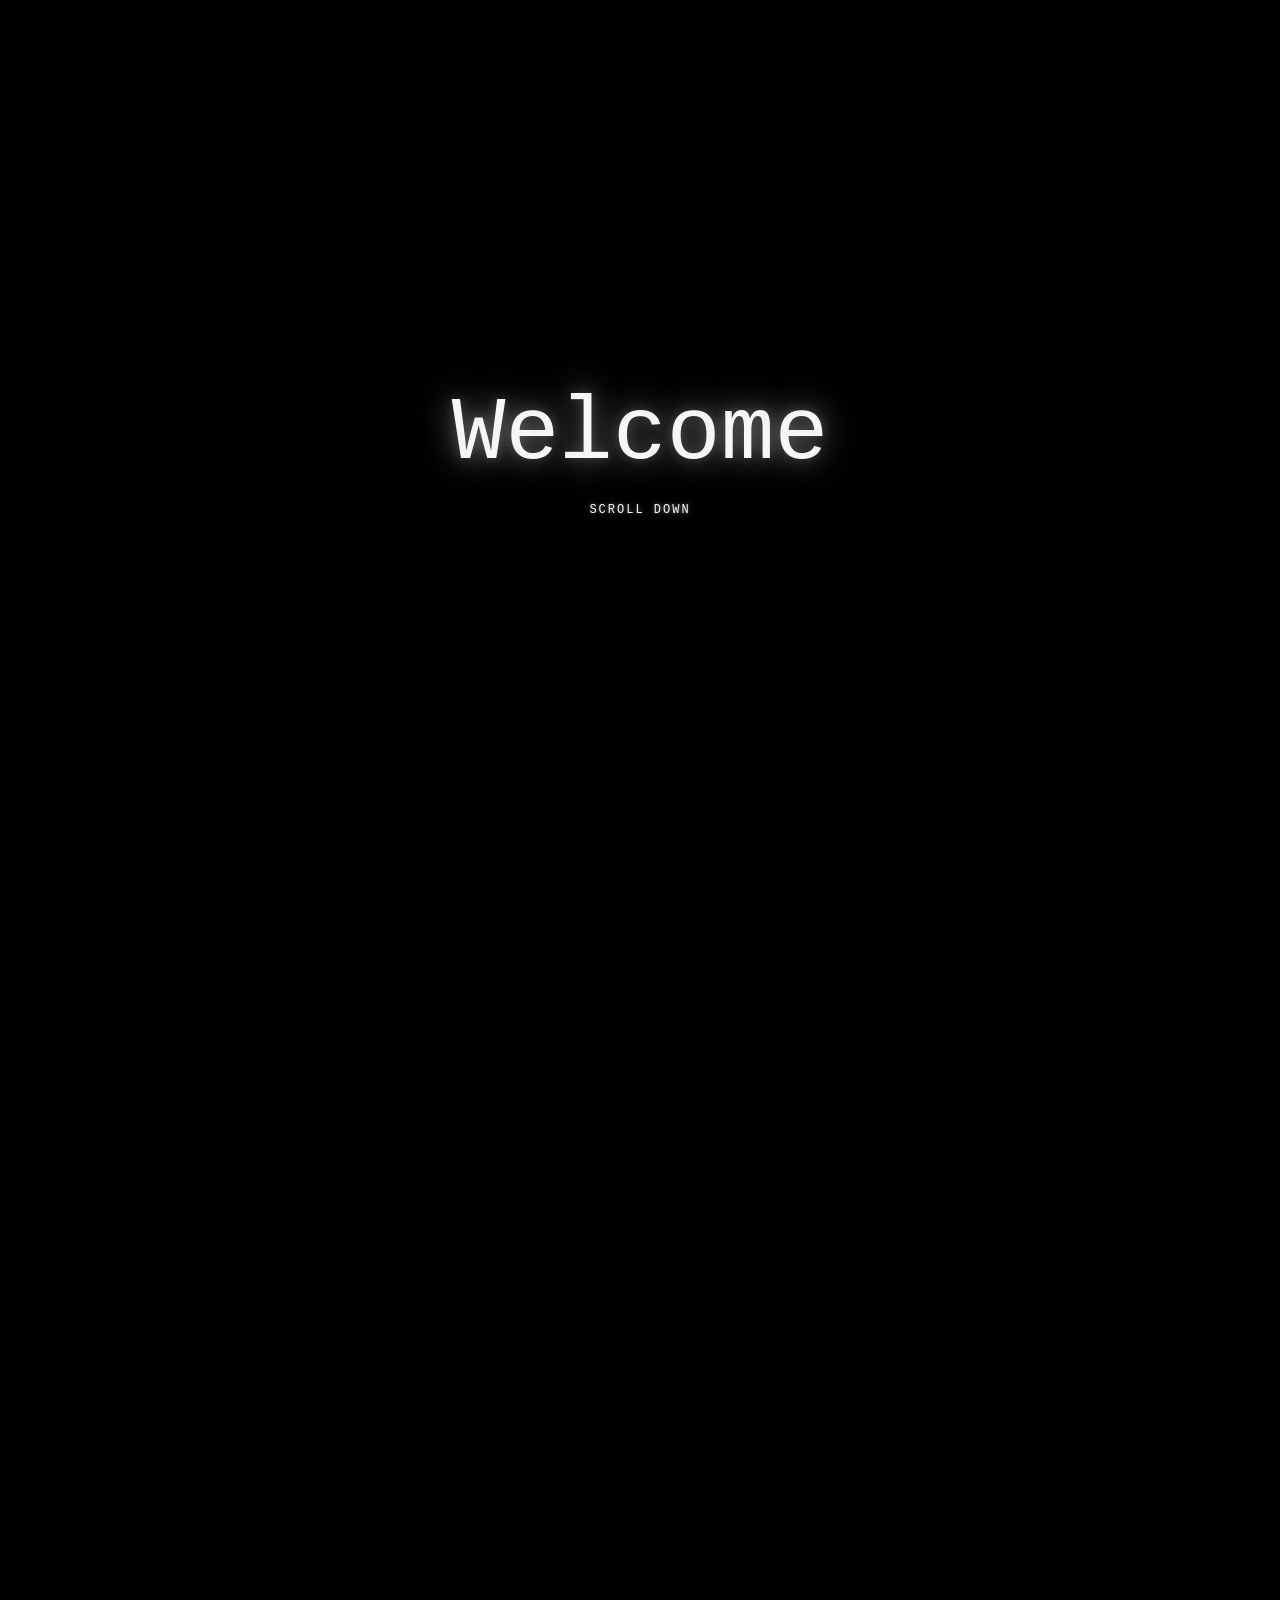
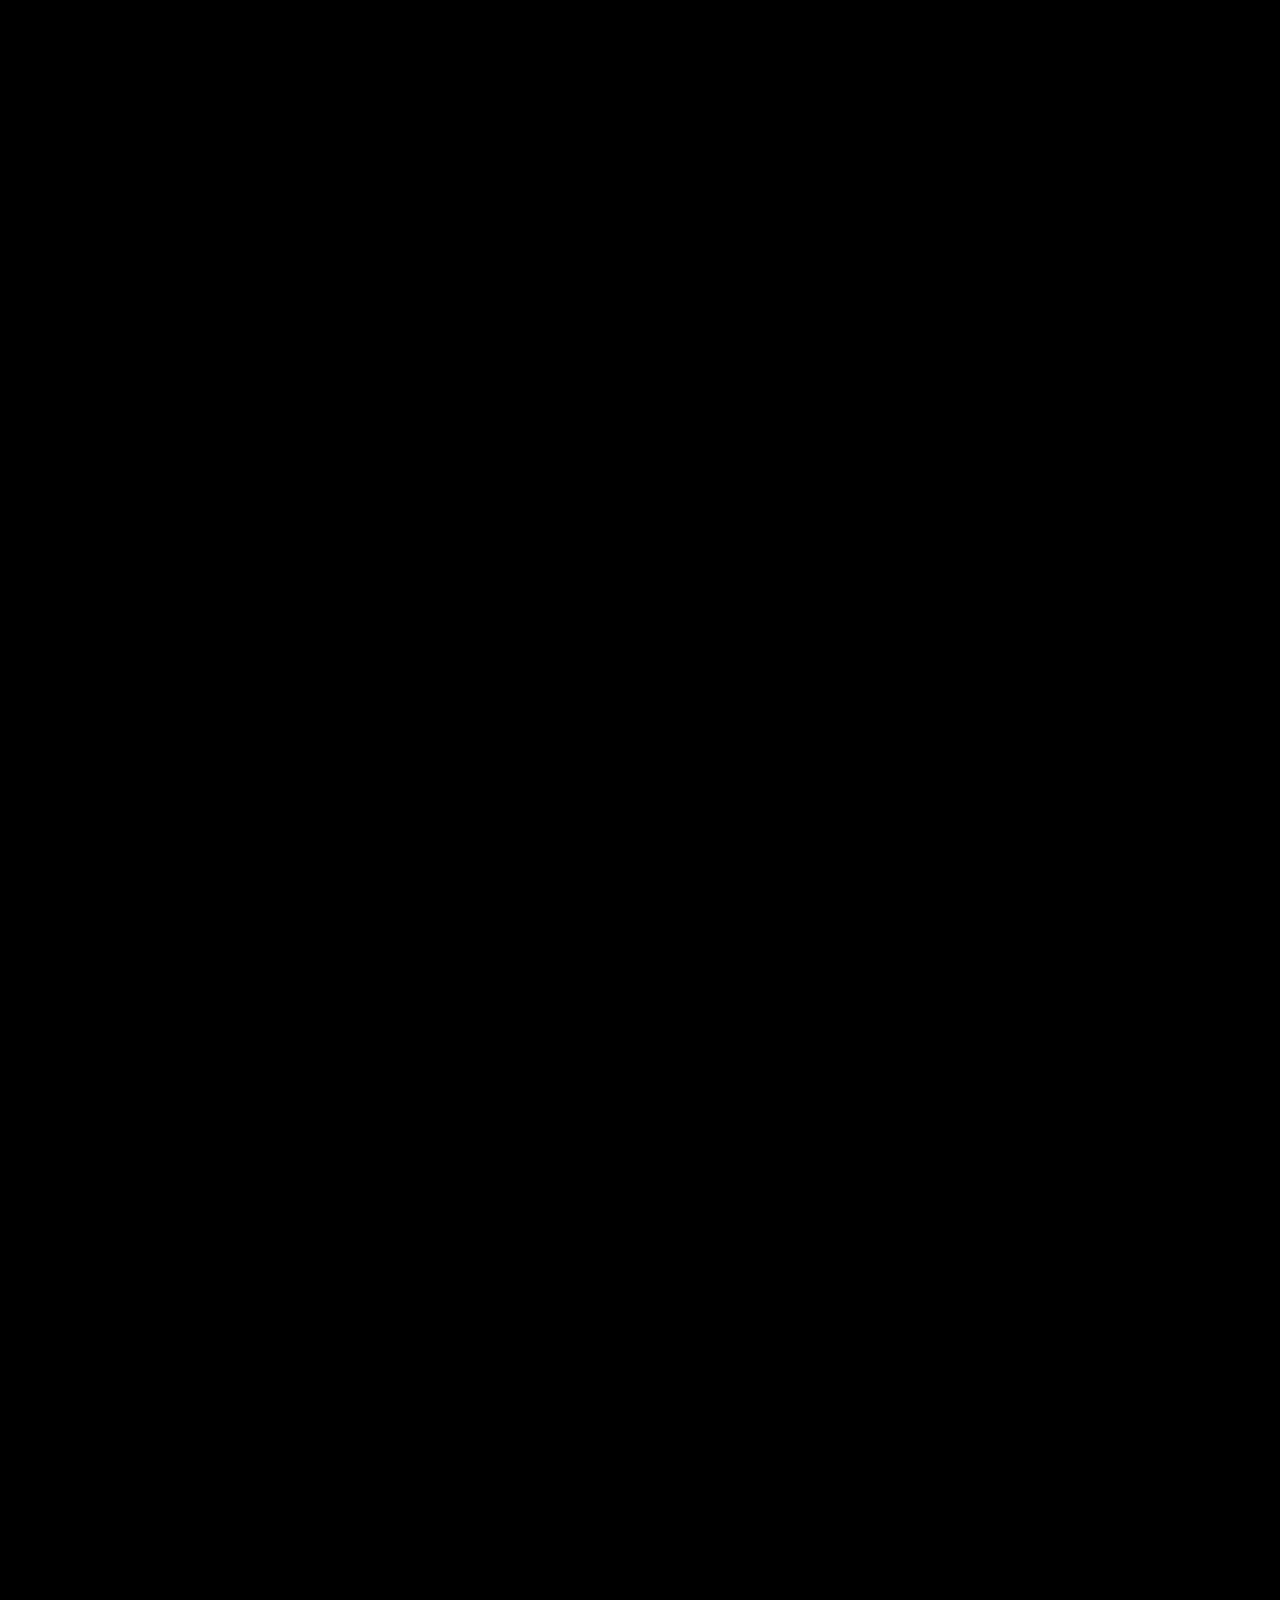
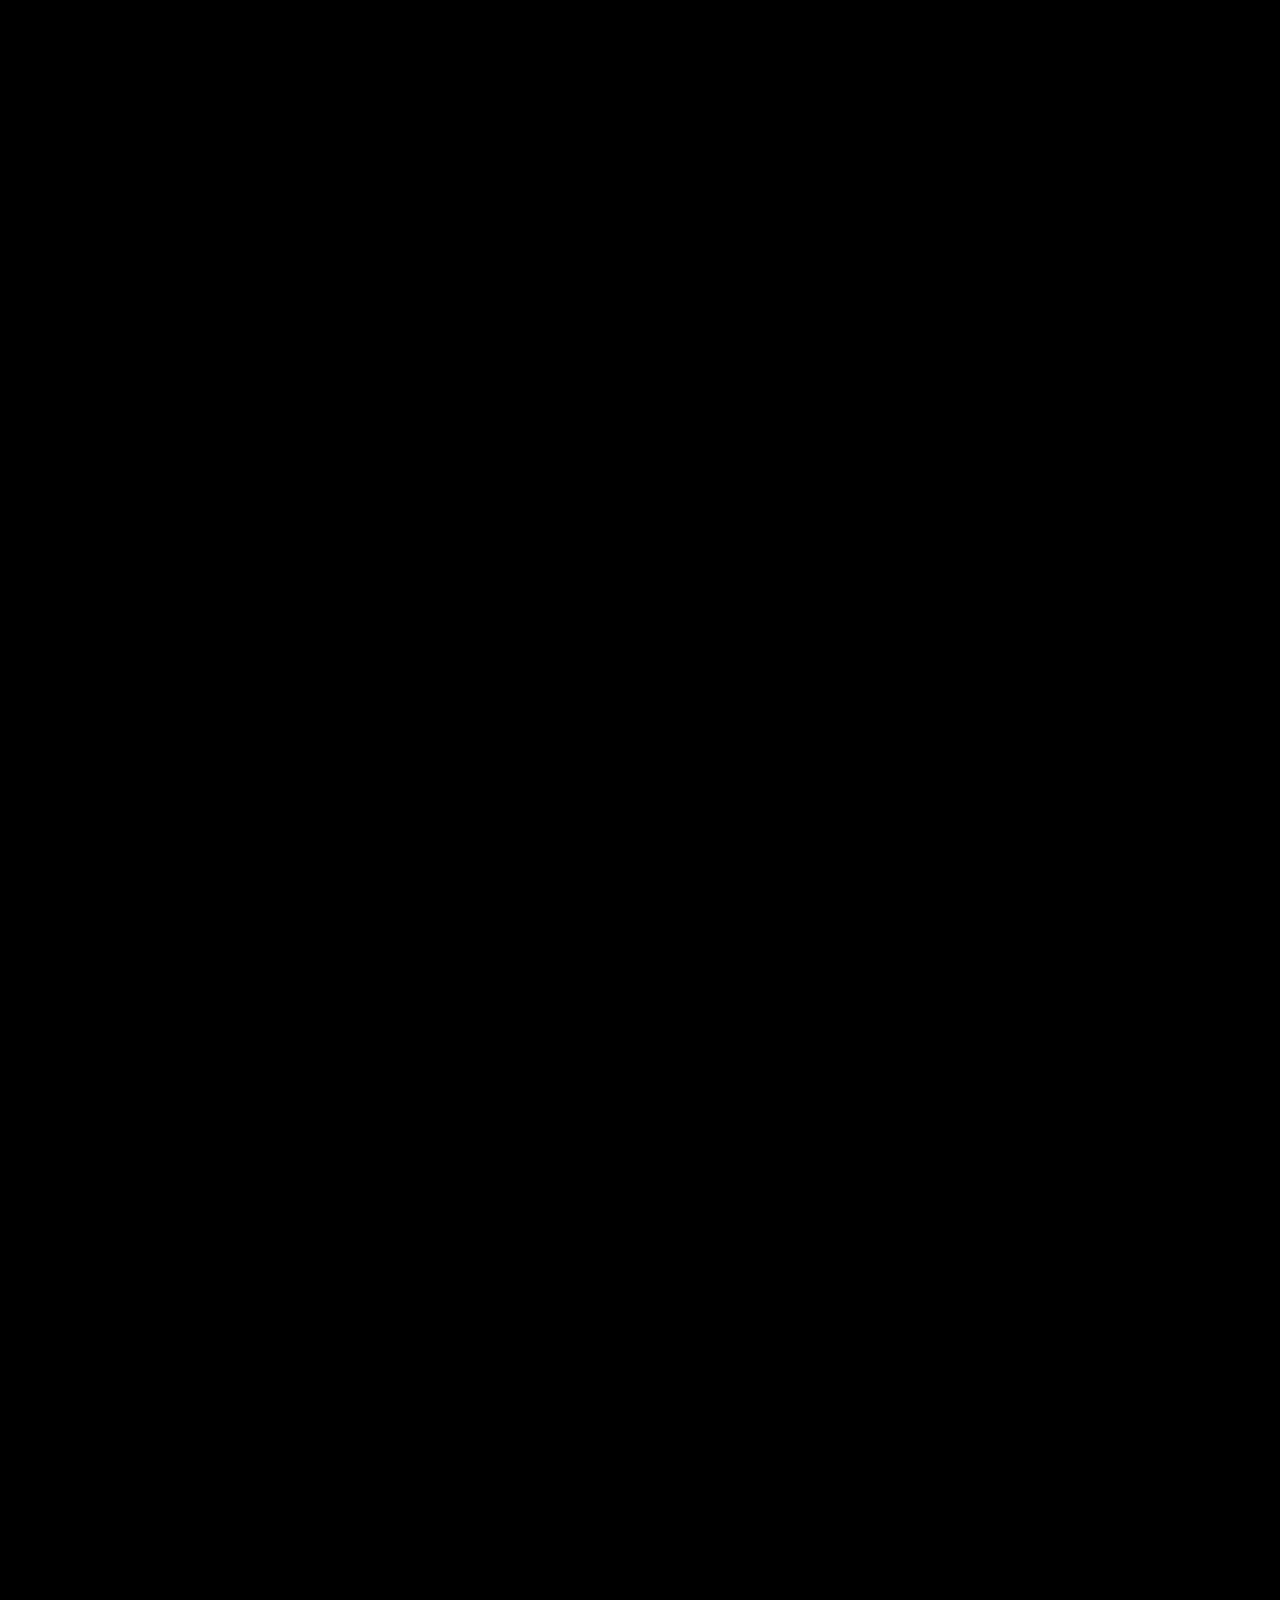
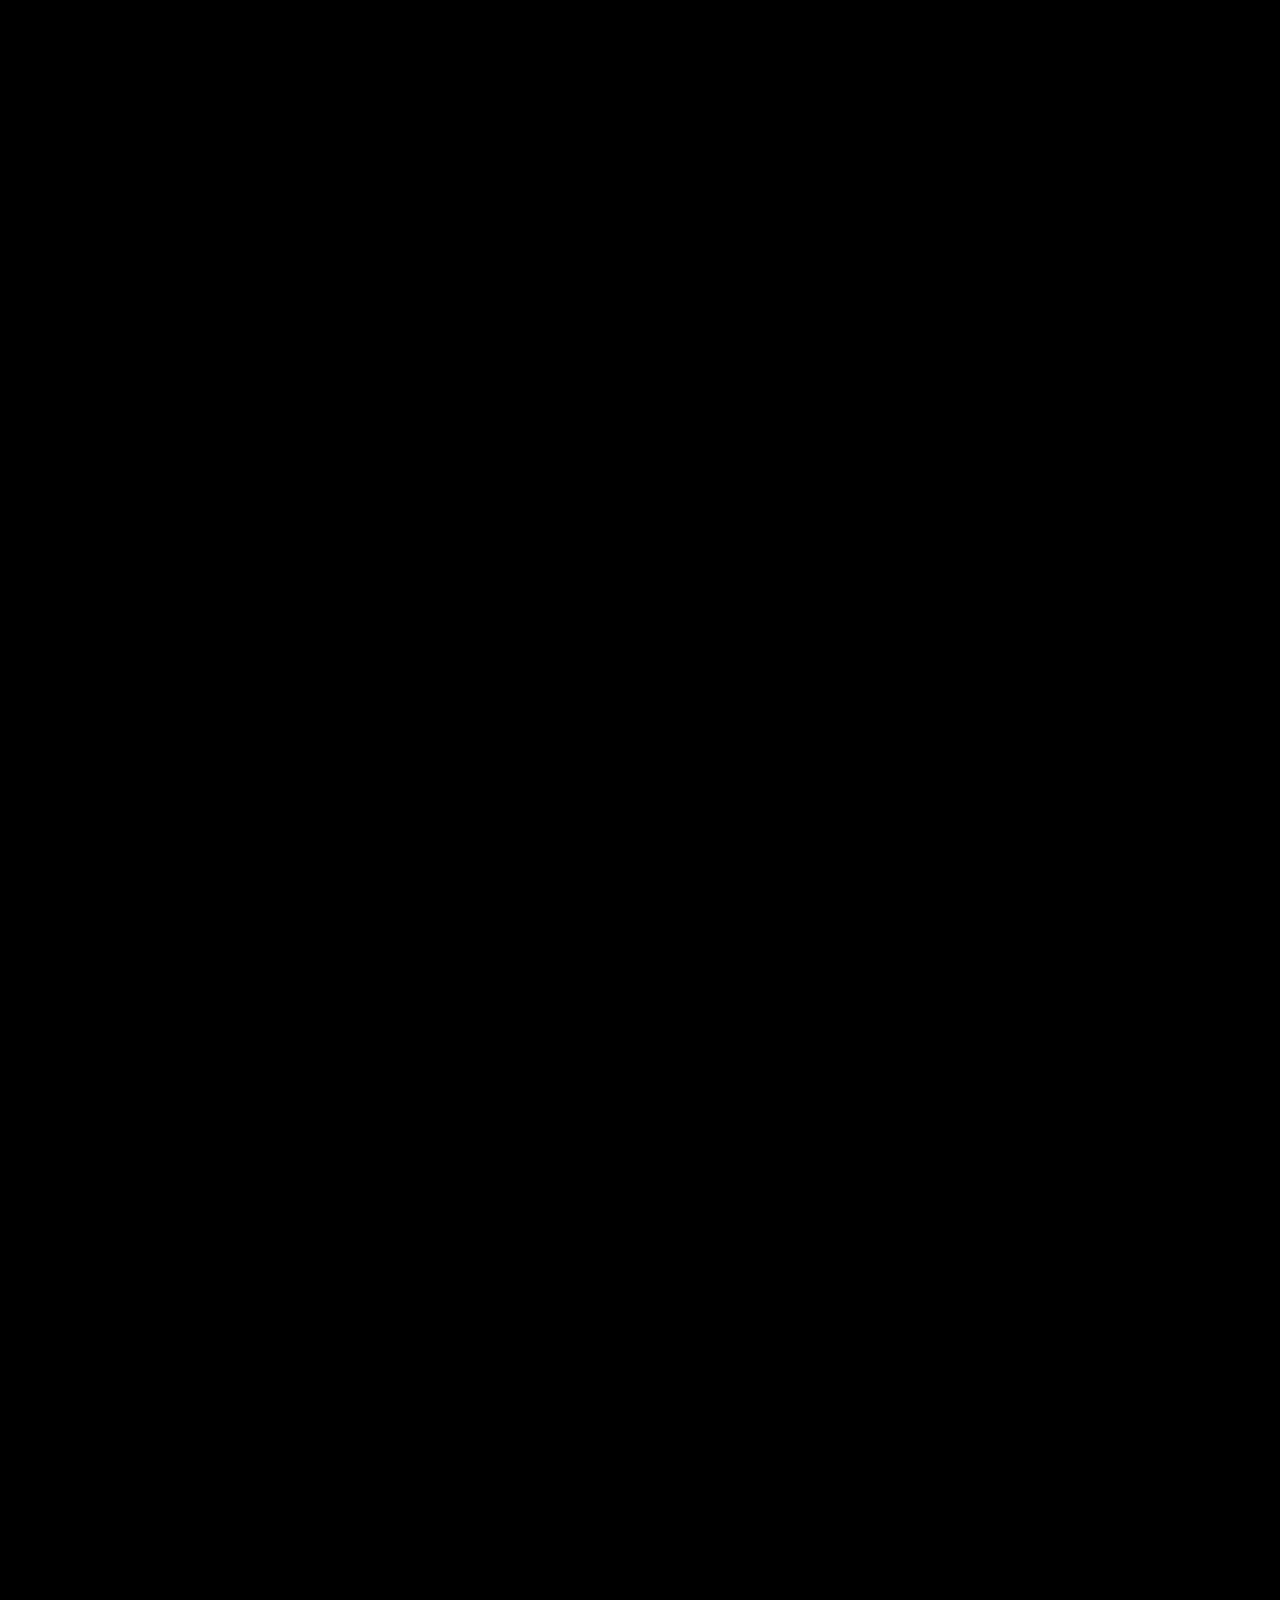
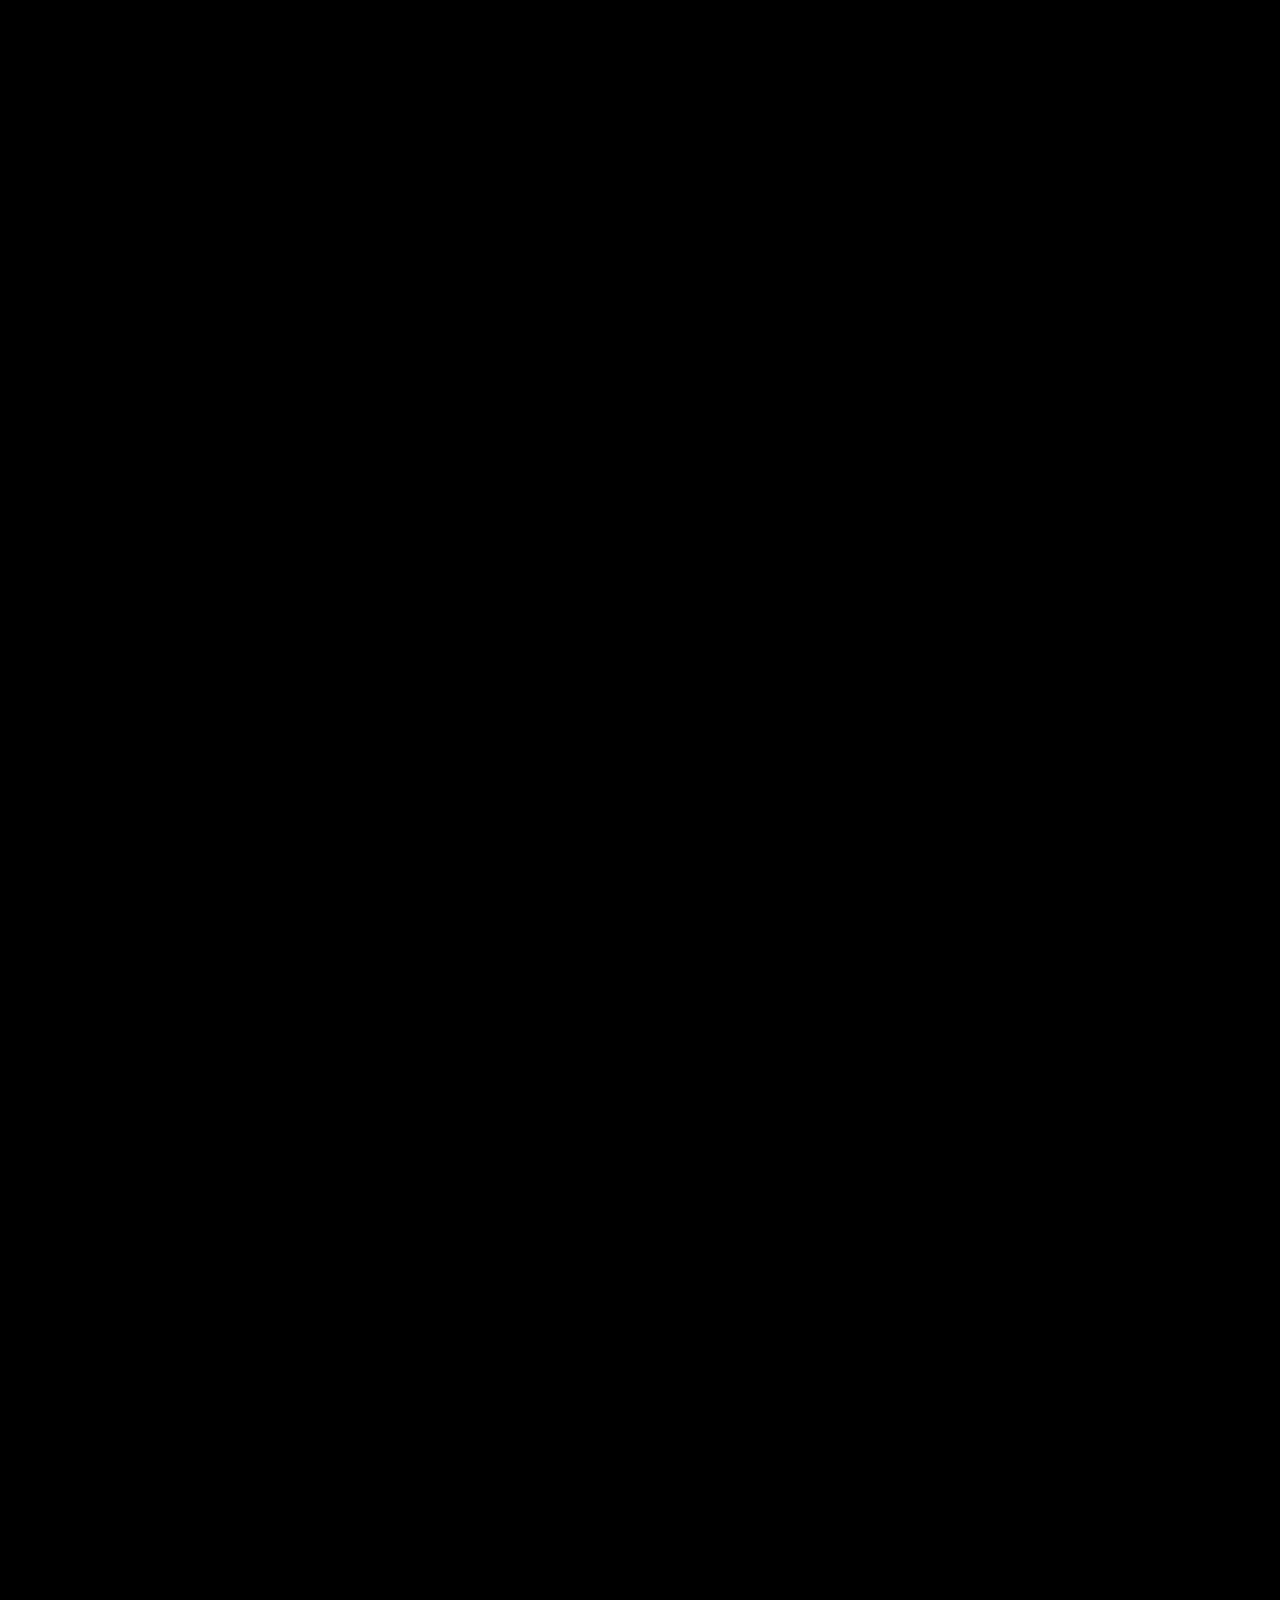
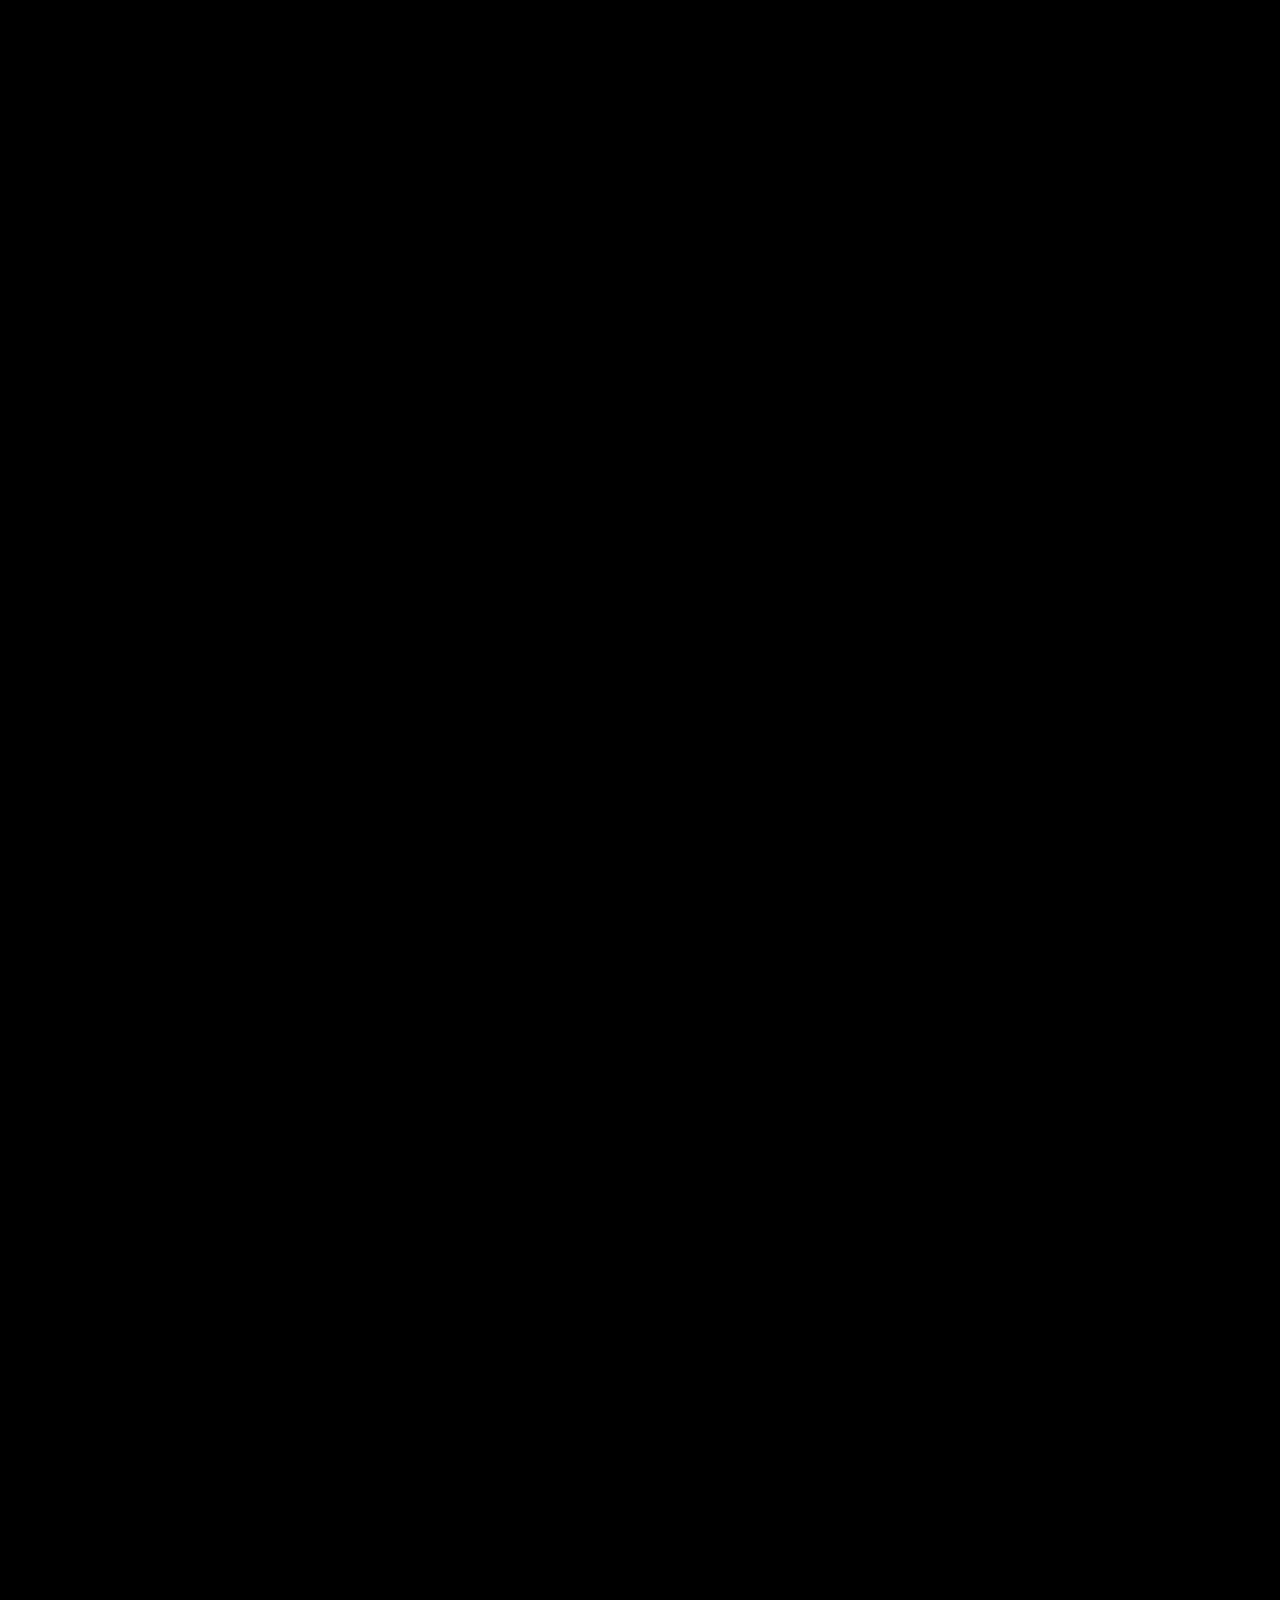
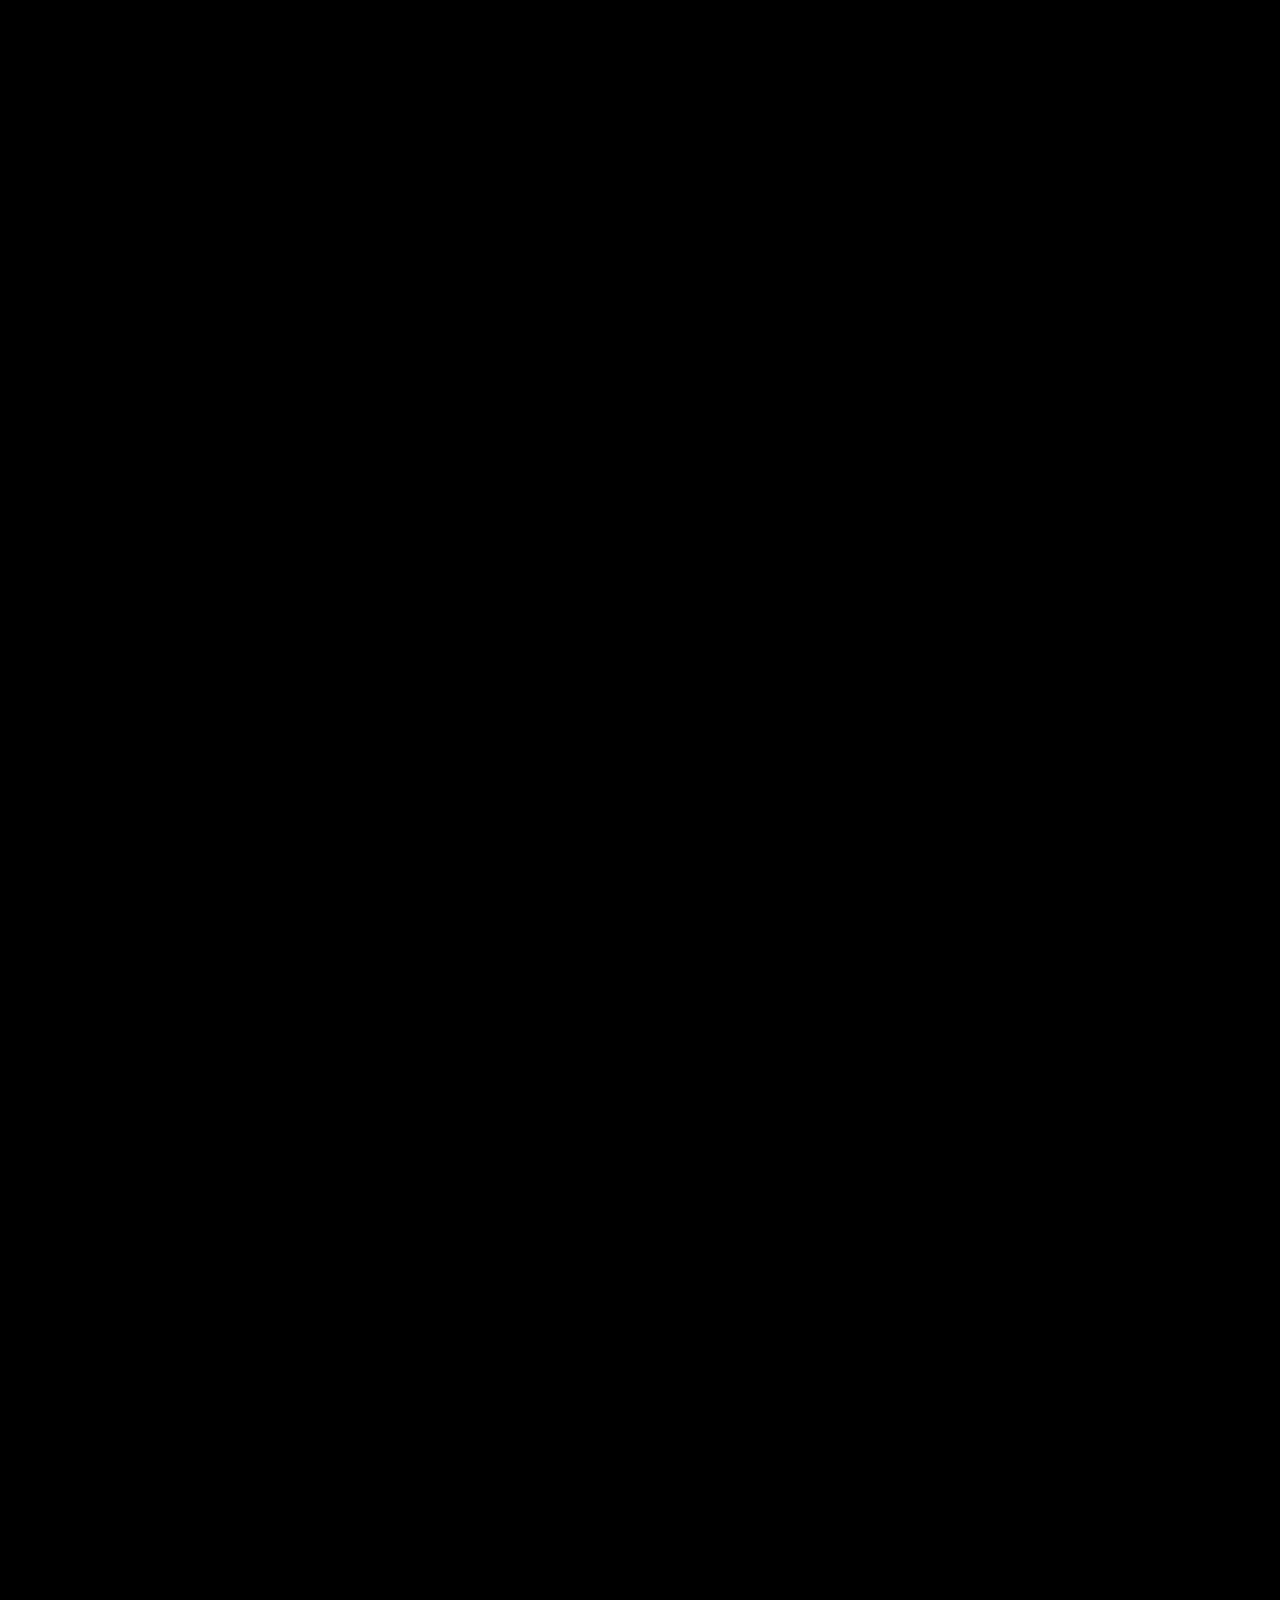
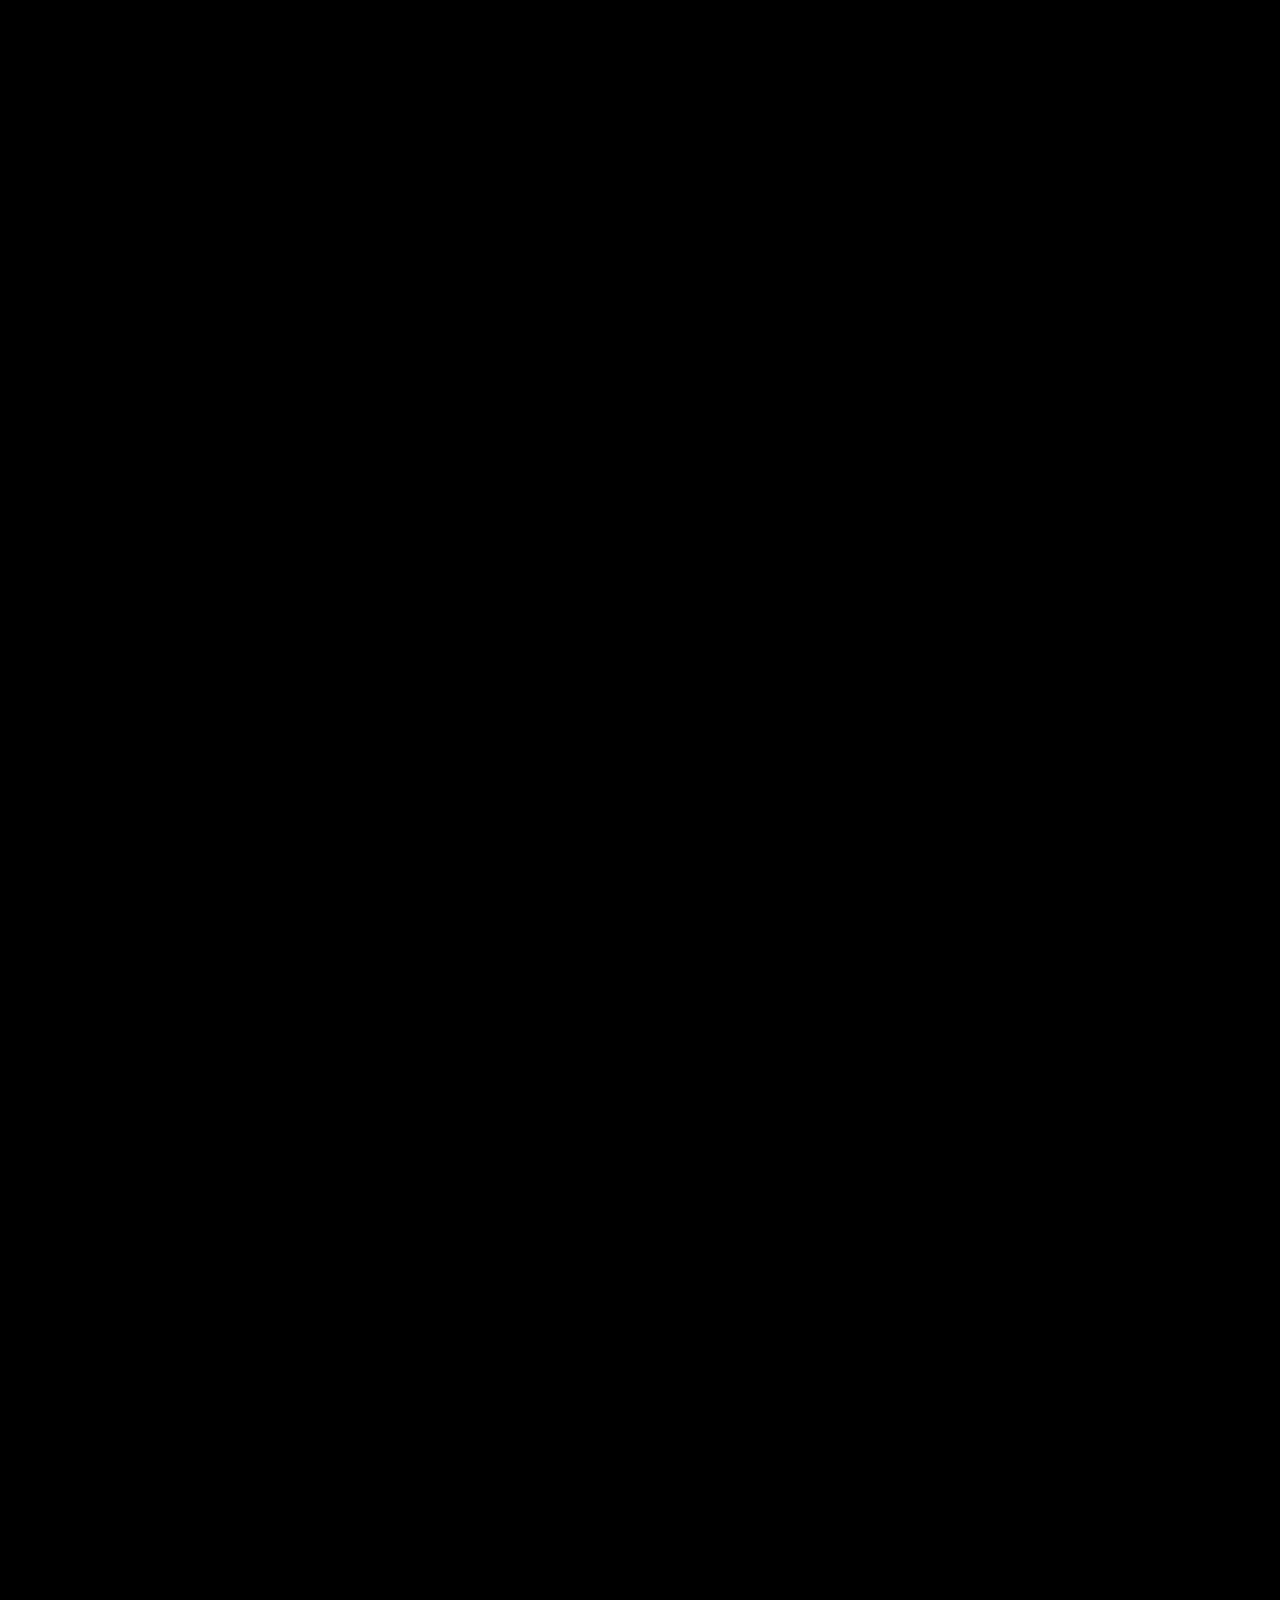
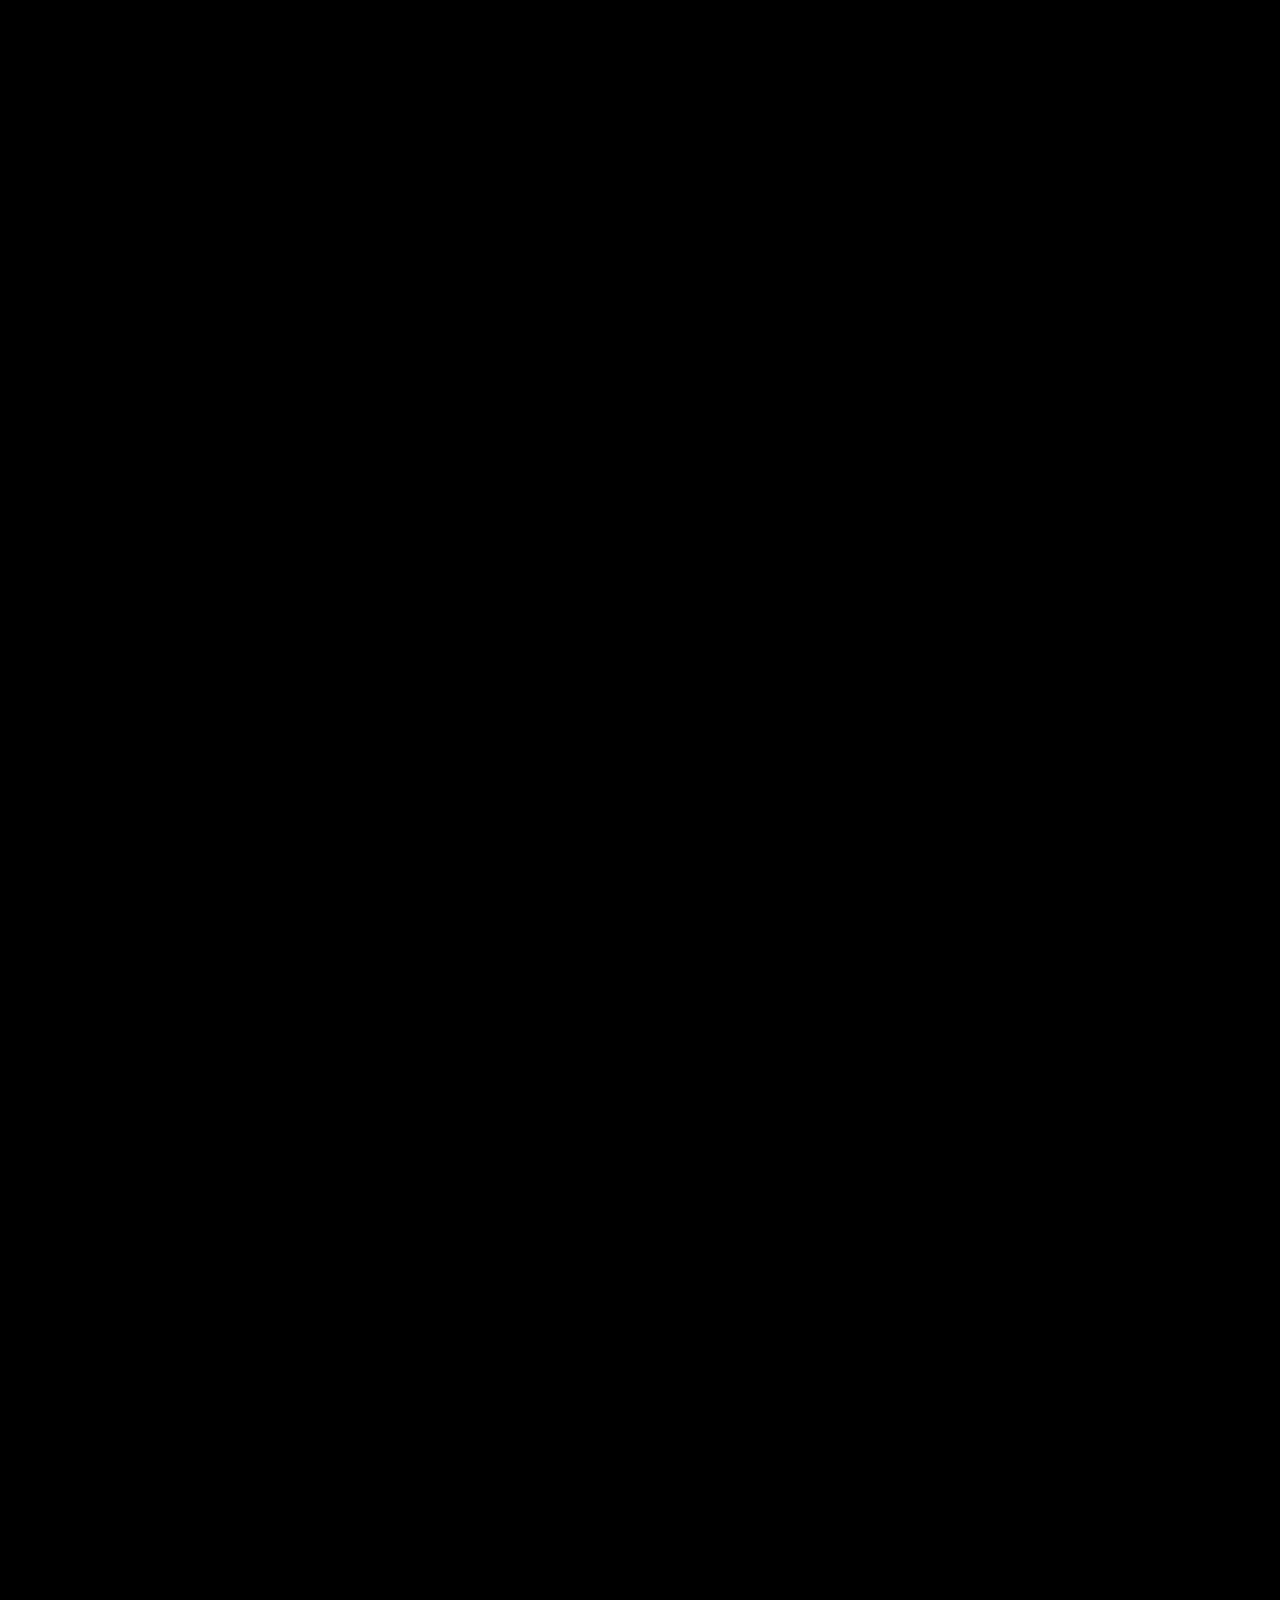
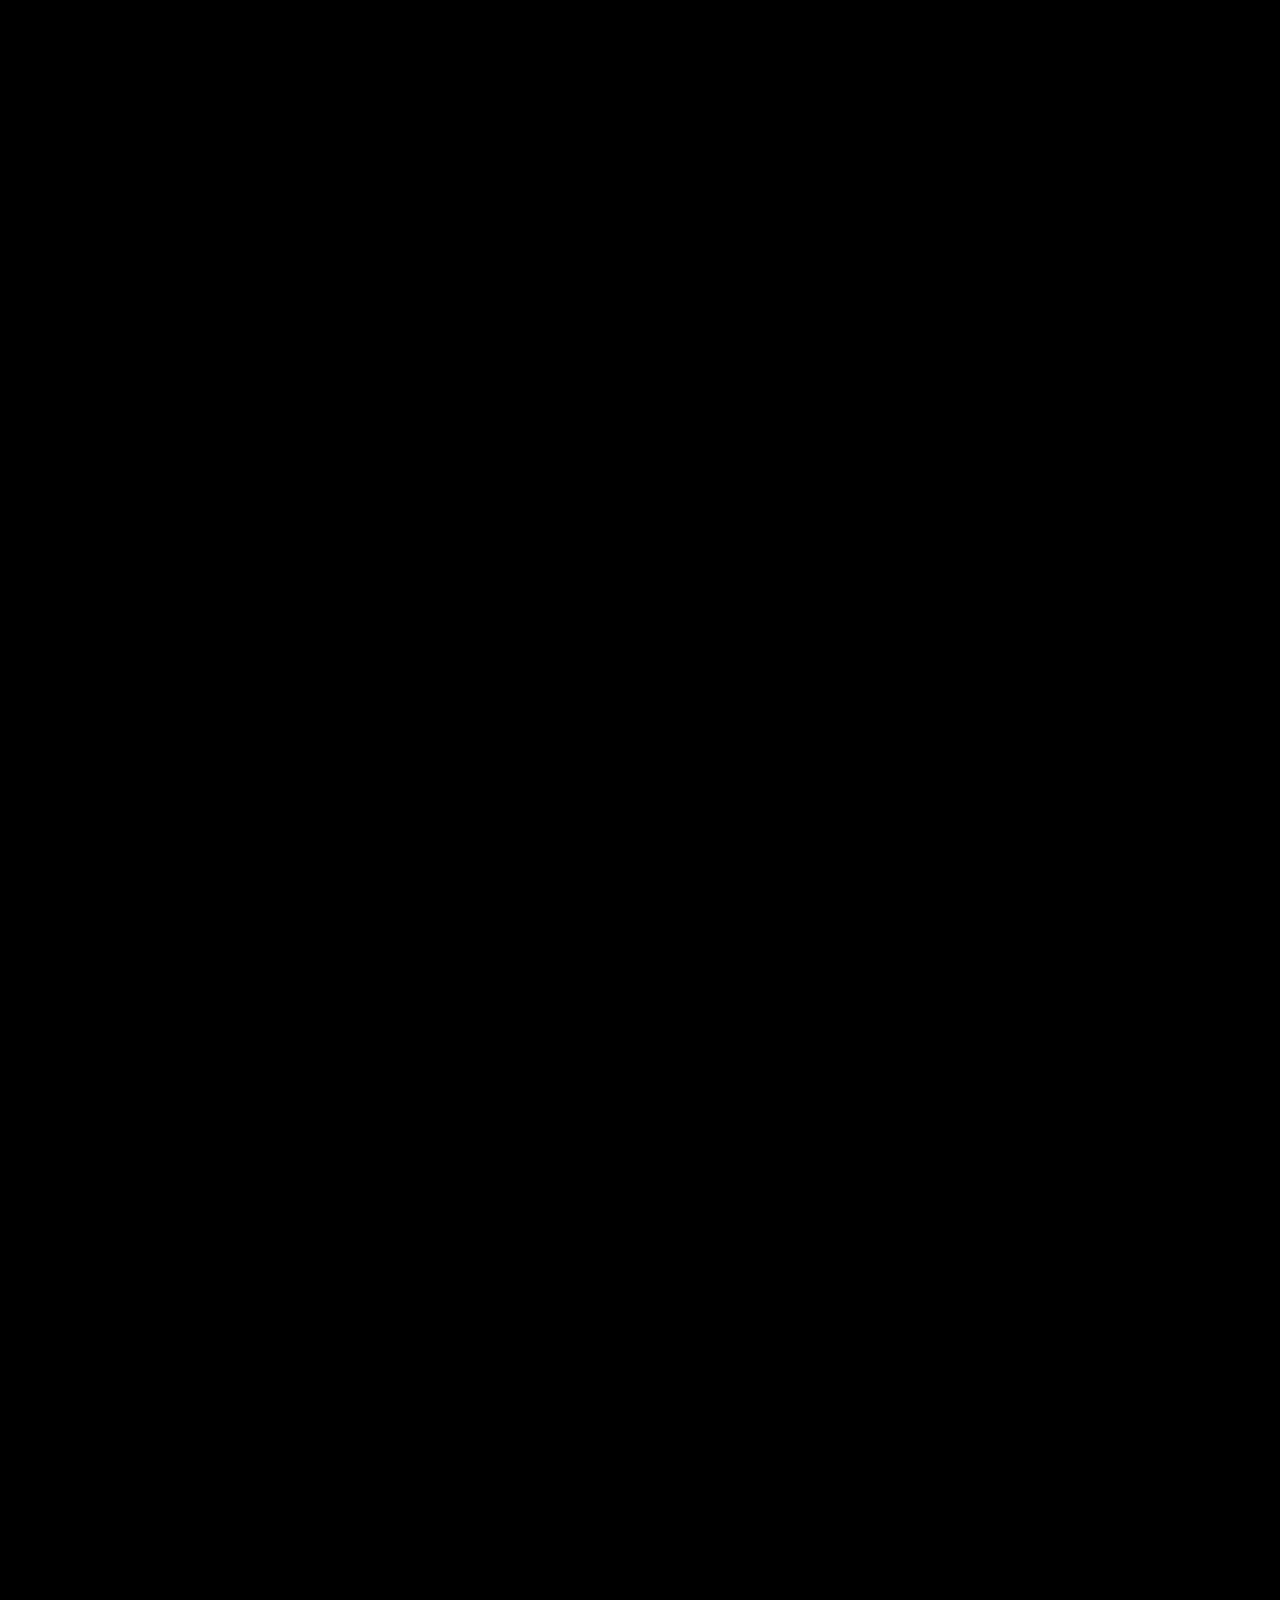
<file: index.html>
<!doctype html>
<html lang="en">
  <head>
    <meta charset="UTF-8" />
    <meta name="viewport" content="width=device-width, initial-scale=1" />
    <meta name="theme-color" content="#000000" />
    <meta
      name="description"
      content="Explore Paul Nohtiev’s interactive 3D portfolio, view his résumé, and get in touch with a web developer who builds unusual web experiences."
    />
    <title>Paul Nohtiev | Web Developer Portfolio</title>
    <link rel="canonical" href="https://paulnohtiev.com/" />
    <meta property="og:type" content="website" />
    <meta property="og:url" content="https://paulnohtiev.com/" />
    <meta property="og:title" content="Paul Nohtiev | Web Developer Portfolio" />
    <meta
      property="og:description"
      content="Explore Paul Nohtiev’s interactive 3D portfolio, view his résumé, and get in touch."
    />
    <script type="application/ld+json">
      {
        "@context": "https://schema.org",
        "@type": "ProfilePage",
        "url": "https://paulnohtiev.com/",
        "mainEntity": {
          "@type": "Person",
          "name": "Paul Nohtiev",
          "jobTitle": "Web Developer",
          "url": "https://paulnohtiev.com/",
          "sameAs": [
            "https://www.linkedin.com/in/paul-nohtiev-b61626130/",
            "https://www.instagram.com/pablo_de_santa/",
            "https://www.facebook.com/profile.php?id=100008044125192"
          ]
        }
      }
    </script>
    <link rel="icon" href="data:," />
    <link rel="stylesheet" href="src/styles/portfolio.css" />
    <link rel="stylesheet" href="src/styles/explore.css" />
    <script type="importmap">
      { "imports": { "three": "./vendor/three.module.min.js" } }
    </script>
    <script defer src="vendor/gsap.min.js"></script>
    <script defer src="vendor/ScrollTrigger.min.js"></script>
    <script type="module" src="src/journey/main.js" data-journey-entry></script>
  </head>
  <body>
    <script src="src/journey/loading.js"></script>
    <div id="journey-loader" role="status" aria-label="Loading scene" hidden>
      <div class="loader-panel loader-left"></div>
      <div class="loader-panel loader-right"></div>
      <span class="loader-label"
        >Loading<span class="loader-dots">...</span></span
      >
    </div>
    <script>
      window.journeyLoader?.show?.();
    </script>
    <div id="scene" aria-hidden="true"></div>
    <div id="atmosphere-veil" aria-hidden="true"></div>
    <main>
      <section id="top" class="chapter" aria-label="Welcome">
        <div class="stage welcome">
          <div id="welcome-copy">
            <h1>Welcome<span class="welcome-glow" aria-hidden="true" data-label="Welcome"></span></h1>
            <p>SCROLL DOWN<span class="welcome-glow" aria-hidden="true" data-label="SCROLL DOWN"></span></p>
            <div id="scene-error" role="status" hidden>
              The 3D scene couldn’t load. Scroll for Paul’s bio and contact links.
            </div>
          </div>
        </div>
      </section>
      <section id="afterBang" class="chapter" aria-label="Sun and planets">
        <div class="stage"></div>
      </section>
      <section id="about" class="chapter" aria-label="Paul Nohtiev">
        <div class="stage">
          <div id="earth-copy" class="copy">
            <p>Hello World!</p>
            <h2>My name is<br />Paul Nohtiev.</h2>
            <p>And I am a</p>
            <p class="profession">PROFESSIONAL WEB DEVELOPER.</p>
            <p class="personal-note">
              I like building unique and unusual things—like this.
            </p>
          </div>
        </div>
      </section>
      <section id="descent" class="chapter" aria-label="Earth clouds">
        <div class="stage"></div>
      </section>
      <section id="aviation" class="chapter" aria-label="Planes">
        <div class="stage"></div>
      </section>
      <section id="contact" class="chapter" aria-label="Contact Paul">
        <div class="stage">
          <div id="contact-copy">
            <h2>Let's build Wonderful things Together</h2>
            <button
              id="explore-button"
              type="button"
              aria-pressed="false"
              disabled
            >
              Explore
            </button>
            <p class="explore-load-error" role="status" hidden></p>
            <div class="contact-links">
              <a href="mailto:nogtevpasha97@gmail.com">Gmail</a>
              <a
                href="https://www.linkedin.com/in/paul-nohtiev-b61626130/"
                target="_blank"
                rel="noopener"
                >LinkedIn</a
              >
              <a id="portfolio-link" hidden target="_blank" rel="noopener"
                >Portfolio</a
              >
              <a
                href="images/Docs/Resume_(Paul_Nohtiev).pdf"
                target="_blank"
                rel="noopener"
                >Here is my Resume</a
              >
            </div>
            <div class="secondary-links">
              <a
                href="images/Docs/Cover_Letter_(Paul_Nohtiev).pdf"
                target="_blank"
                rel="noopener"
                >Here is my Cover Letter</a
              >
              <a
                href="https://www.instagram.com/pablo_de_santa/?hl=en"
                target="_blank"
                rel="noopener"
                >Instagram</a
              >
              <a
                href="https://www.facebook.com/profile.php?id=100008044125192"
                target="_blank"
                rel="noopener"
                >Facebook</a
              >
              <a href="credits.html" aria-label="Asset credits">ⓘ</a>
            </div>
          </div>
        </div>
      </section>
    </main>
    <div
      id="object-controls"
      class="object-controls"
      role="group"
      aria-label="3D objects"
    ></div>
    <p id="interaction-status" class="sr-only" role="status"></p>
    <noscript
      ><style>
        .chapter {
          height: auto !important;
        }
        .stage {
          position: relative;
          height: 100svh;
        }
        #earth-copy {
          position: relative;
          left: auto;
          top: auto;
          transform: none;
        }
        #afterBang,
        #descent,
        #aviation {
          display: none;
        }
      </style></noscript
    >
  </body>
</html>
</file>
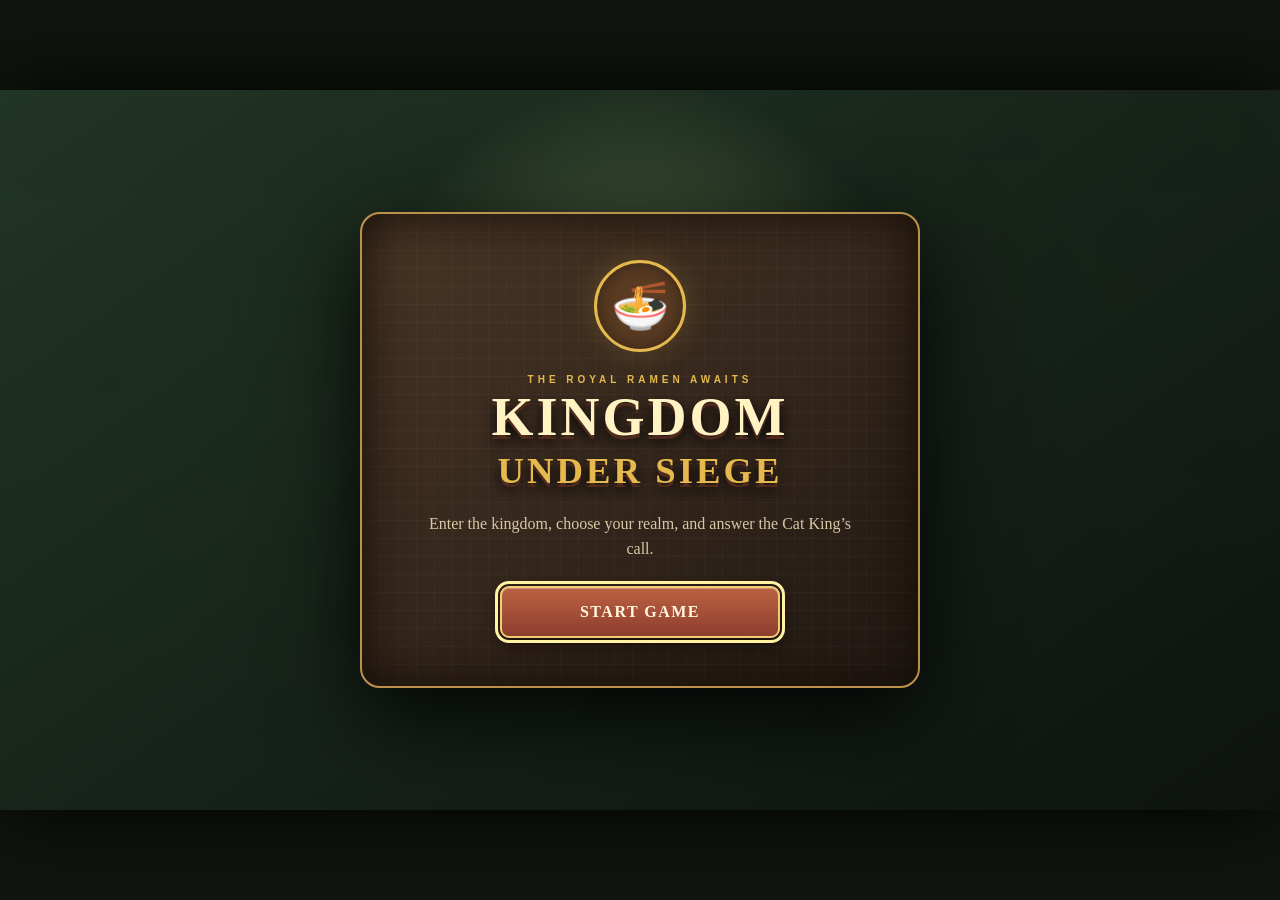
<file: tower-defense/index.html>
<!doctype html>
<html lang="en">
<head>
  <meta charset="utf-8">
  <meta name="viewport" content="width=device-width, initial-scale=1">
  <meta name="theme-color" content="#253c22">
  <title>Kingdom Under Siege</title>
  <link rel="icon" href="favicon.svg" type="image/svg+xml">
  <link rel="stylesheet" href="styles.css?v=20260904-6">
</head>
<body>
  <main id="game-shell" aria-label="Kingdom Under Siege tower defence game">
    <div id="game-stage">
    <canvas id="game" width="1280" height="720" aria-label="Tower defence battlefield"></canvas>

    <section class="hud top-hud" aria-label="Game statistics">
      <div class="crest"><span class="crest-icon">🐱</span><span><small>KINGDOM</small><strong>UNDER SIEGE</strong></span></div>
      <div class="stats">
        <div><small>WAVE</small><strong id="wave">0 / 8</strong></div>
        <div><small>GOLD</small><strong id="money">240</strong></div>
        <div class="health-stat"><small>CASTLE</small><strong id="lives">20 / 20</strong><span><i id="health-fill"></i></span></div>
        <div class="enemy-stat"><small>ENEMIES</small><strong id="enemy-count">0</strong><span><i id="enemy-fill"></i></span></div>
        <div><small>SCORE</small><strong id="score">0</strong></div>
      </div>
      <div class="hud-actions">
        <button id="ai-btn" class="icon-btn ai-btn" aria-label="Toggle AI takeover" aria-pressed="false" title="Let AI take over">AI OFF</button>
        <button id="sound-btn" class="icon-btn" aria-label="Toggle sound" title="Sound">🔊</button>
        <button id="fullscreen-btn" class="icon-btn" aria-label="Enter fullscreen" title="Fullscreen">⛶</button>
        <button id="menu-btn" class="icon-btn menu-sign" aria-label="Open menu" title="Menu">☰</button>
      </div>
    </section>

    <div id="message" class="message">PROTECT THE ROYAL RAMEN</div>
    <div id="placement-hint" class="placement-hint" hidden></div>
    <button id="mop-btn" class="mop-btn" aria-label="Remove clouds" title="Remove the clouds" hidden><span>☁</span>REMOVE CLOUDS</button>
    <div id="event-status" class="event-status" hidden></div>
    <aside id="dialogue-box" class="dialogue-box" aria-live="polite" hidden>
      <div id="dialogue-portrait" class="dialogue-portrait cat"></div>
      <div><small id="dialogue-speaker">CAT KING</small><p id="dialogue-text"></p></div>
    </aside>
    <div id="speed-control" class="speed-control" hidden>
      <label for="speed-slider">BATTLE SPEED <output id="speed-value">1×</output></label>
      <input id="speed-slider" type="range" min="1" max="10" step="1" value="1" aria-label="Battle speed from one to ten times">
      <span><i>1×</i><i>5×</i><i>10×</i></span>
    </div>
    <button id="repair-btn" class="repair-btn" title="Restore 25% castle health for 1000 gold" hidden>
      <span>🔨</span><strong>REPAIR CASTLE</strong><small id="repair-label">1000G · +25% HEALTH</small>
    </button>

    <section id="build-dock" class="hud build-dock" aria-label="Tower construction menu" hidden>
      <div id="tower-buttons" class="tower-buttons"></div>
      <div id="tower-inspector" class="tower-inspector" hidden>
        <span><small>SELECTED</small><strong id="inspector-name">Tower</strong></span>
        <button id="upgrade-btn">UPGRADE</button><button id="sell-btn" class="muted">SELL</button>
      </div>
      <button id="cancel-selection-btn" class="cancel-selection" title="Cancel selection (right-click)">✕<small>CANCEL</small></button>
      <button id="wave-btn" class="wave-btn">START WAVE 1</button>
    </section>

    <section id="entry-screen" class="entry-screen" aria-label="Enter Kingdom Under Siege">
      <div class="entry-card">
        <span class="entry-emblem" aria-hidden="true">🍜</span>
        <p class="kicker">THE ROYAL RAMEN AWAITS</p>
        <h1>KINGDOM<br><span>UNDER SIEGE</span></h1>
        <p class="entry-invitation">Enter the kingdom, choose your realm, and answer the Cat King’s call.</p>
        <button id="entry-btn" class="entry-btn" autofocus>START GAME</button>
      </div>
    </section>

    <section id="start-screen" class="screen-overlay">
      <div class="start-card">
        <p class="kicker">A FANTASY RAMEN DEFENCE</p>
        <h1>KINGDOM<br><span>UNDER SIEGE</span></h1>

        <h2>CHOOSE A LEVEL</h2>
        <div id="level-options" class="level-options">
          <button class="level-card selected" data-level="greenvale"><i>🌳</i><strong>GREENVALE</strong><small>Woodland Crossing</small></button>
          <button class="level-card" data-level="sunreach"><i>🏜️</i><strong>SUNREACH</strong><small>Desert Ruins</small></button>
          <button class="level-card" data-level="frostholm"><i>🏔️</i><strong>FROSTHOLM</strong><small>Frozen Pass</small></button>
        </div>

        <h2>DIFFICULTY</h2>
        <div id="difficulty-options" class="difficulty-options">
          <button data-difficulty="easy">EASY<small>8 waves</small></button>
          <button class="selected" data-difficulty="normal">NORMAL<small>10 waves · random events</small></button>
          <button data-difficulty="hard">HARD<small>unknown waves · chaos</small></button>
        </div>
        <button id="start-btn" class="large-btn">DEFEND THE RAMEN</button>
        <div class="main-secondary-actions">
          <button id="story-btn" class="main-fullscreen-btn">▶ WATCH STORY</button>
          <button id="main-fullscreen-btn" class="main-fullscreen-btn">⛶ FULLSCREEN</button>
        </div>
      </div>
    </section>

    <section id="story-screen" class="story-screen" aria-label="The story of the royal ramen" hidden>
      <div class="story-card">
        <div class="story-visual"><div id="story-art" class="story-art panel-1"></div></div>
        <div id="story-copy" class="story-copy">
          <p class="kicker">THE LEGEND OF THE ROYAL RAMEN</p>
          <span id="story-count" class="story-count">1 / 4</span>
          <h2 id="story-title">THE LAST PERFECT BOWL</h2>
          <p id="story-text">High in the castle tower, the Cat King guards the most delicious ramen in the kingdom.</p>
          <div id="story-dots" class="story-dots" aria-hidden="true"><i class="active"></i><i></i><i></i><i></i></div>
          <div class="story-actions"><button id="story-skip-btn">SKIP</button><button id="story-next-btn">NEXT</button></div>
        </div>
      </div>
    </section>

    <section id="pause-screen" class="screen-overlay dim" hidden>
      <div class="modal-card">
        <span class="shield">☰</span><h2>GAME MENU</h2>
        <button id="resume-btn" class="large-btn">RETURN TO BATTLE</button>
        <button id="restart-btn">RESTART LEVEL</button>
        <button id="level-select-btn">LEVEL SELECT</button>
        <button id="difficulty-menu-btn">CHANGE DIFFICULTY · NORMAL</button>
        <div id="menu-difficulty-panel" class="menu-difficulty-panel" hidden>
          <small>CHANGING DIFFICULTY RESTARTS THIS LEVEL</small>
          <div>
            <button data-menu-difficulty="easy">EASY</button>
            <button data-menu-difficulty="normal" class="selected">NORMAL</button>
            <button data-menu-difficulty="hard">HARD</button>
          </div>
        </div>
        <button id="menu-sound-btn">SOUND: ON</button>
      </div>
    </section>

    <section id="result-screen" class="screen-overlay dim" hidden>
      <div class="modal-card result-card">
        <span id="result-icon" class="shield">♛</span>
        <p id="result-kicker" class="kicker">VICTORY</p><h2 id="result-title">THE RAMEN IS SAFE</h2>
        <div id="result-art" class="result-art victory" role="img" aria-label="The Cat King celebrates with the saved ramen"></div>
        <div class="result-stats"><span>SCORE <b id="result-score">0</b></span><span>WAVES <b id="result-waves">0</b></span><span>BEST <b id="result-best">0</b></span></div>
        <button id="play-again-btn" class="large-btn">PLAY AGAIN</button>
        <button id="results-level-select-btn">CHOOSE ANOTHER LEVEL</button>
      </div>
    </section>
    </div>
  </main>
  <script src="data.js?v=20260904-1"></script>
  <script src="game.js?v=20260904-1"></script>
<script src="arcade-bridge.js"></script>
</body>
</html>
</file>
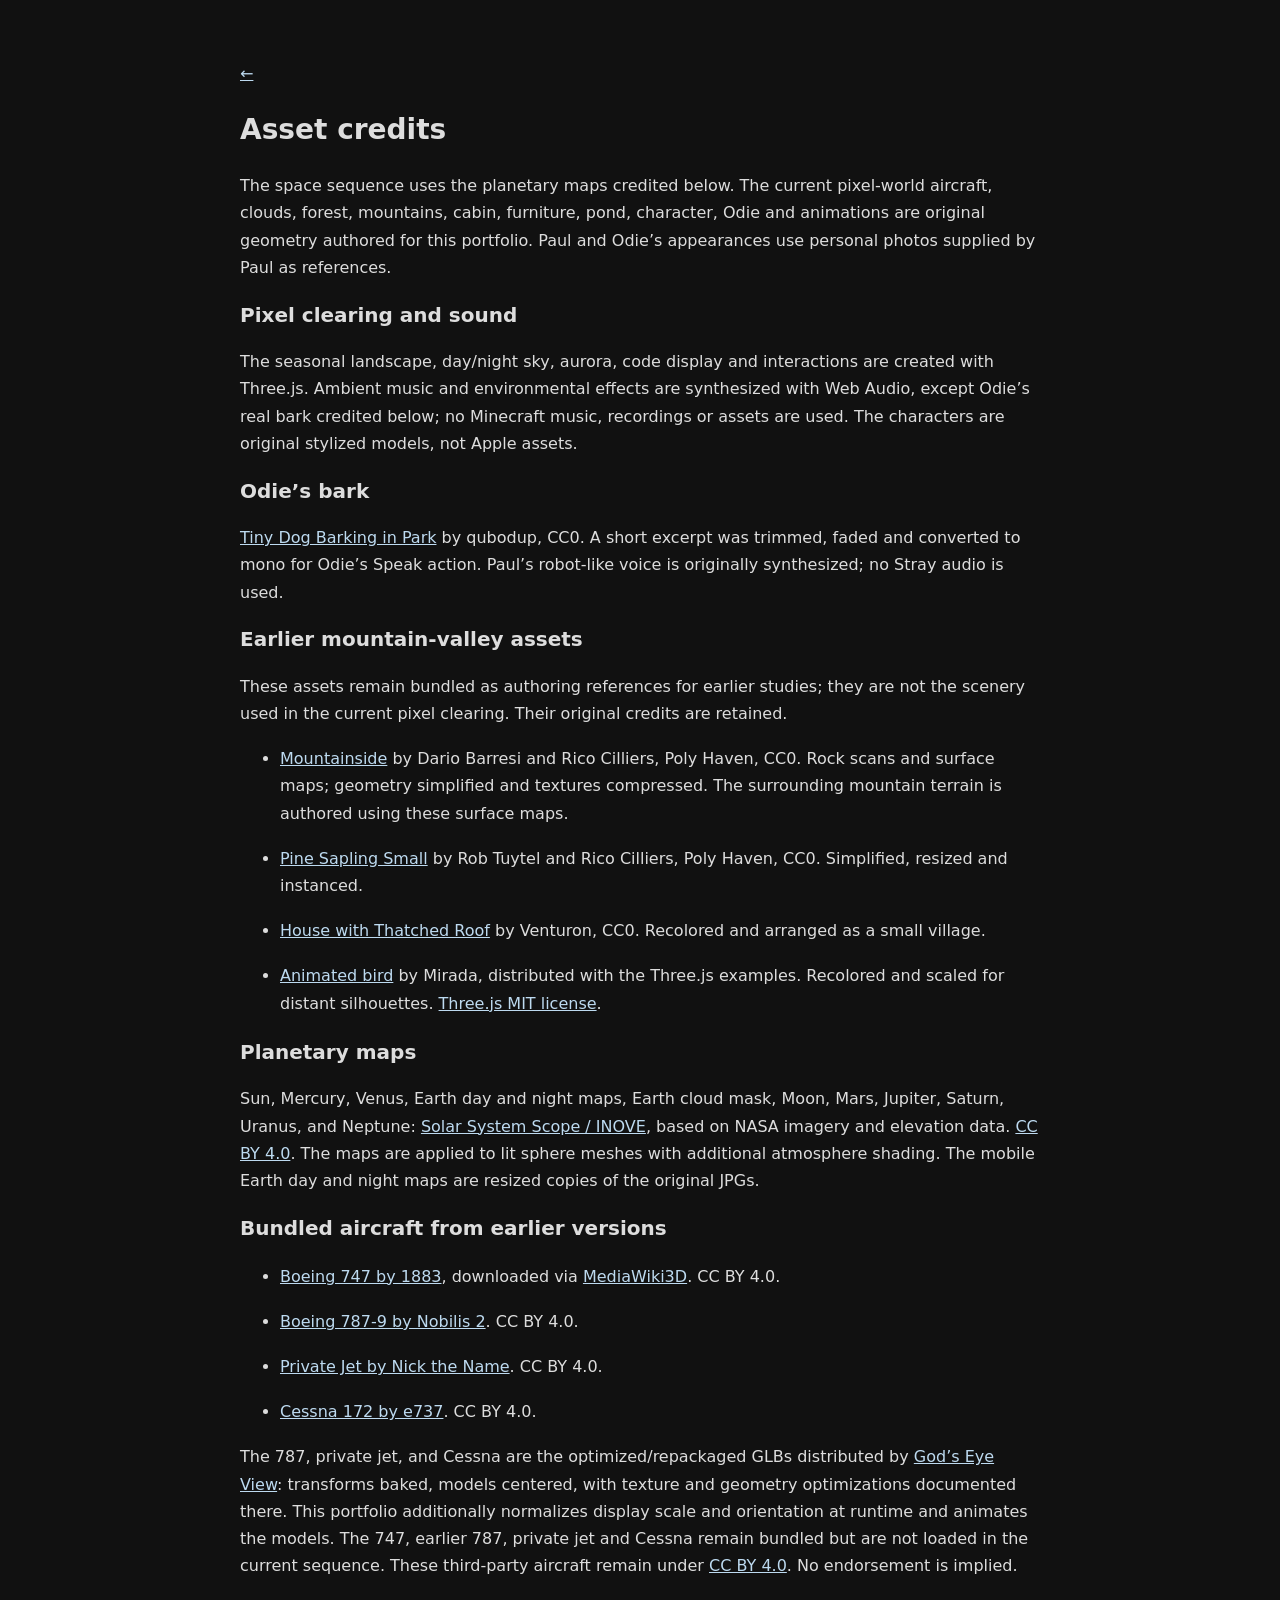
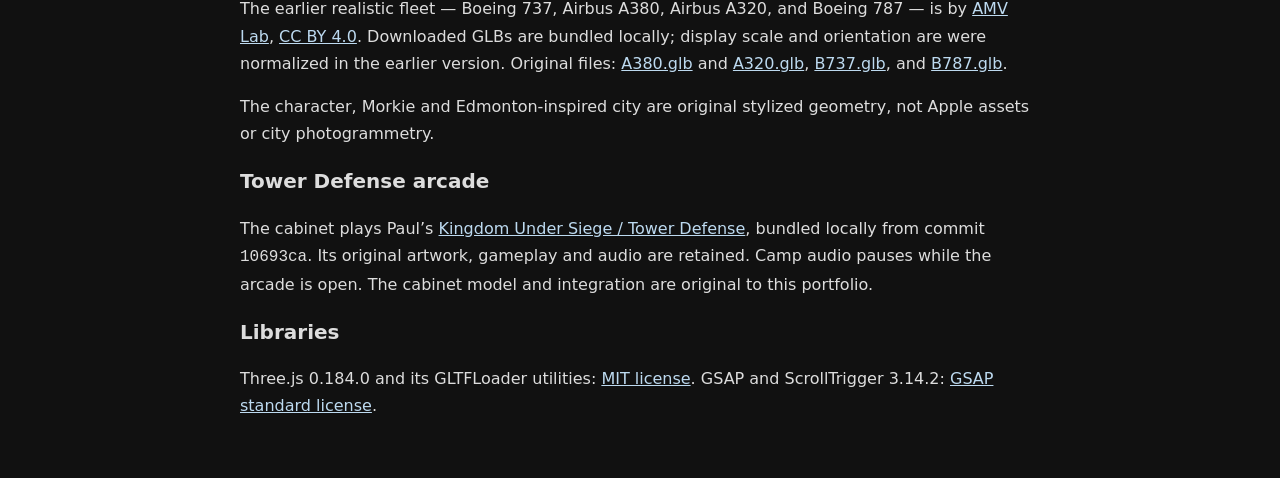
<file: credits.html>
<!doctype html>
<html lang="en">
  <head>
    <meta charset="utf-8" />
    <meta name="viewport" content="width=device-width,initial-scale=1" />
    <title>Asset credits</title>
    <style>
      @keyframes arrive {from {opacity:0;transform:translateY(8px)} to {opacity:1;transform:none}}
      @media (prefers-reduced-motion:no-preference) {body {animation:arrive .25s ease-out}}
      body {
        font: 16px/1.7 system-ui;
        background: #111;
        color: #ddd;
        max-width: 800px;
        margin: 60px auto;
        padding: 0 24px;
      }
      a {
        color: #bddaf0;
      }
      li {
        margin: 18px 0;
      }
      h1 {
        font-size: 28px;
      }
      h2 {
        font-size: 20px;
      }
    </style>
  </head>
  <body>
    <a href="index.html" aria-label="Back to portfolio">←</a>
    <h1>Asset credits</h1>
    <p>
      The space sequence uses the planetary maps credited below. The current
      pixel-world aircraft, clouds, forest, mountains, cabin, furniture, pond,
      character, Odie and animations are original geometry authored for this
      portfolio. Paul and Odie’s appearances use personal photos supplied by
      Paul as references.
    </p>
    <h2>Pixel clearing and sound</h2>
    <p>
      The seasonal landscape, day/night sky, aurora, code display and
      interactions are created with Three.js. Ambient music and environmental
      effects are synthesized with Web Audio, except Odie’s real bark credited below; no Minecraft music, recordings or
      assets are used. The characters are original stylized models, not Apple
      assets.
    </p>
    <h2>Odie’s bark</h2>
    <p><a href="https://freesound.org/people/qubodup/sounds/213855/">Tiny Dog Barking in Park</a> by qubodup, CC0. A short excerpt was trimmed, faded and converted to mono for Odie’s Speak action. Paul’s robot-like voice is originally synthesized; no Stray audio is used.</p>
    <h2>Earlier mountain-valley assets</h2>
    <p>
      These assets remain bundled as authoring references for earlier studies; they are not
      the scenery used in the current pixel clearing. Their original credits are
      retained.
    </p>
    <ul>
      <li>
        <a href="https://polyhaven.com/a/mountainside">Mountainside</a> by Dario
        Barresi and Rico Cilliers, Poly Haven, CC0. Rock scans and surface maps;
        geometry simplified and textures compressed. The surrounding mountain
        terrain is authored using these surface maps.
      </li>
      <li>
        <a href="https://polyhaven.com/a/pine_sapling_small"
          >Pine Sapling Small</a
        >
        by Rob Tuytel and Rico Cilliers, Poly Haven, CC0. Simplified, resized
        and instanced.
      </li>
      <li>
        <a href="https://venturon.itch.io/house-with-thatched-roof"
          >House with Thatched Roof</a
        >
        by Venturon, CC0. Recolored and arranged as a small village.
      </li>
      <li>
        <a
          href="https://github.com/mrdoob/three.js/blob/dev/examples/models/gltf/Parrot.glb"
          >Animated bird</a
        >
        by Mirada, distributed with the Three.js examples. Recolored and scaled
        for distant silhouettes.
        <a href="https://threejs.org/license/">Three.js MIT license</a>.
      </li>
    </ul>
    <h2>Planetary maps</h2>
    <p>
      Sun, Mercury, Venus, Earth day and night maps, Earth cloud mask, Moon,
      Mars, Jupiter, Saturn, Uranus, and Neptune:
      <a href="https://www.solarsystemscope.com/textures/"
        >Solar System Scope / INOVE</a
      >, based on NASA imagery and elevation data.
      <a href="https://creativecommons.org/licenses/by/4.0/">CC BY 4.0</a>.
      The maps are applied to lit sphere meshes with additional atmosphere
      shading. The mobile Earth day and night maps are resized copies of the
      original JPGs.
    </p>
    <h2>Bundled aircraft from earlier versions</h2>
    <ul>
      <li>
        <a
          href="https://sketchfab.com/3d-models/boeing-747-104ce043aaa548a99759cbb2641f7f63"
          >Boeing 747 by 1883</a
        >, downloaded via
        <a href="https://mediawiki3d.org/index.php/File:Boeing_747.glb"
          >MediaWiki3D</a
        >. CC BY 4.0.
      </li>
      <li>
        <a
          href="https://sketchfab.com/3d-models/boeing-787-9-b6711e2e698e4e469675c1154a50b7a3"
          >Boeing 787-9 by Nobilis 2</a
        >. CC BY 4.0.
      </li>
      <li>
        <a
          href="https://sketchfab.com/3d-models/private-jet-cbdd1de6ced9461e950eafaa302cc82b"
          >Private Jet by Nick the Name</a
        >. CC BY 4.0.
      </li>
      <li>
        <a
          href="https://sketchfab.com/3d-models/cessna-172-64cddaee5aff470682659a8c08525046"
          >Cessna 172 by e737</a
        >. CC BY 4.0.
      </li>
    </ul>
    <p>
      The 787, private jet, and Cessna are the optimized/repackaged GLBs
      distributed by
      <a
        href="https://github.com/bilawalsidhu/gods-eye-view/blob/main/public/models/README.md"
        >God’s Eye View</a
      >: transforms baked, models centered, with texture and geometry
      optimizations documented there. This portfolio additionally normalizes
      display scale and orientation at runtime and animates the models. The 747,
      earlier 787, private jet and Cessna remain bundled but are not loaded in
      the current sequence. These third-party aircraft remain under
      <a href="https://creativecommons.org/licenses/by/4.0/">CC BY 4.0</a>. No
      endorsement is implied.
    </p>
    <p>
      The earlier realistic fleet — Boeing 737, Airbus A380, Airbus A320, and
      Boeing 787 — is by
      <a href="https://github.com/amvlab/aircraft-models">AMV Lab</a>,
      <a href="https://creativecommons.org/licenses/by/4.0/">CC BY 4.0</a>.
      Downloaded GLBs are bundled locally; display scale and orientation are
      were normalized in the earlier version. Original files:
      <a
        href="https://github.com/amvlab/aircraft-models/blob/main/models/A380.glb"
        >A380.glb</a
      >
      and
      <a
        href="https://github.com/amvlab/aircraft-models/blob/main/models/A320.glb"
        >A320.glb</a
      >,
      <a
        href="https://github.com/amvlab/aircraft-models/blob/main/models/B737.glb"
        >B737.glb</a
      >, and
      <a
        href="https://github.com/amvlab/aircraft-models/blob/main/models/B787.glb"
        >B787.glb</a
      >.
    </p>
    <p>
      The character, Morkie and Edmonton-inspired city are original stylized
      geometry, not Apple assets or city photogrammetry.
    </p>
    <h2>Tower Defense arcade</h2>
    <p>
      The cabinet plays Paul’s
      <a href="https://github.com/Pablo-de-Santa/tower-defense"
        >Kingdom Under Siege / Tower Defense</a
      >, bundled locally from commit <code>10693ca</code>. Its original artwork,
      gameplay and audio are retained. Camp audio pauses while the arcade is
      open. The cabinet model and integration are original to this portfolio.
    </p>
    <h2>Libraries</h2>
    <p>
      Three.js 0.184.0 and its GLTFLoader utilities:
      <a href="vendor/THREE-LICENSE.txt">MIT license</a>. GSAP and ScrollTrigger
      3.14.2:
      <a href="https://gsap.com/standard-license">GSAP standard license</a>.
    </p>
  </body>
</html>
</file>
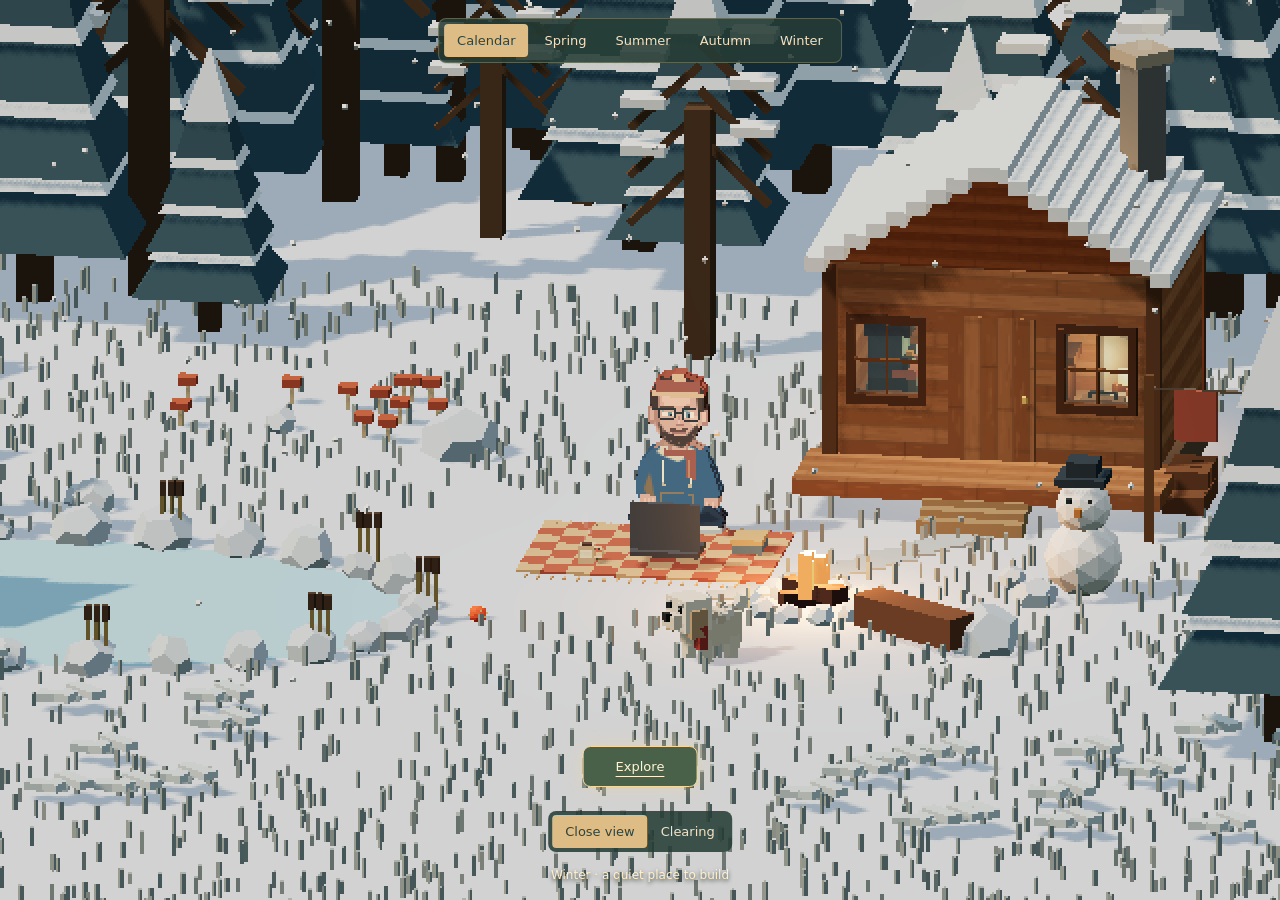
<file: forest-preview.html>
<!doctype html>
<html lang="en">
  <head>
    <meta charset="utf-8" />
    <meta name="viewport" content="width=device-width,initial-scale=1" />
    <meta name="robots" content="noindex" />
    <link rel="stylesheet" href="src/styles/explore.css" />
    <title>Forest clearing · seasonal study</title>
    <link rel="icon" href="data:," />
    <script type="importmap">
      { "imports": { "three": "./vendor/three.module.min.js" } }
    </script>
    <style>
      * {
        box-sizing: border-box;
      }
      body {
        margin: 0;
        background: #292d29;
        color: #f1e3c7;
        font: 13px system-ui;
      }
      canvas {
        display: block;
        width: 100vw;
        height: 100svh;
        image-rendering: pixelated;
      }
      nav {
        position: fixed;
        top: 18px;
        left: 50%;
        transform: translateX(-50%);
        display: flex;
        gap: 3px;
        padding: 5px;
        background: #263c36dd;
        border: 1px solid #c6b68e55;
        border-radius: 8px;
      }
      button {
        color: inherit;
        background: transparent;
        border: 0;
        border-radius: 4px;
        padding: 9px 13px;
        cursor: pointer;
        font: inherit;
      }
      button[aria-pressed="true"] {
        background: #ddbd85;
        color: #33433b;
      }
      .framing {
        position: fixed;
        bottom: 48px;
        left: 50%;
        transform: translateX(-50%);
        padding: 4px;
        background: #263c36dd;
        border-radius: 8px;
        white-space: nowrap;
      }
      footer {
        position: fixed;
        bottom: 18px;
        left: 0;
        right: 0;
        text-align: center;
        color: #fff0d1;
        text-shadow: 0 2px 4px #28352b;
        font-size: 12px;
        pointer-events: none;
      }
      @media (max-width: 600px) {
        button {
          padding: 8px;
        }
        nav {
          top: 10px;
        }
        footer {
          bottom: 12px;
        }
      }
    </style>
  </head>
  <body>
    <nav aria-label="Preview season">
      <button data-season="auto">Calendar</button
      ><button data-season="spring">Spring</button
      ><button data-season="summer">Summer</button
      ><button data-season="autumn">Autumn</button
      ><button data-season="winter">Winter</button>
    </nav>
    <div class="framing" role="group" aria-label="Camera framing">
      <button data-framing="close" aria-pressed="true">Close view</button
      ><button data-framing="wide" aria-pressed="false">Clearing</button>
    </div>
    <div
      style="
        position: fixed;
        bottom: 95px;
        left: 50%;
        transform: translateX(-50%);
      "
    >
      <button id="explore-button" aria-pressed="false">Explore</button>
    </div>
    <footer id="status">Loading the clearing…</footer>
    <script type="module" src="src/clearing/forest-preview.js"></script>
  </body>
</html>
</file>
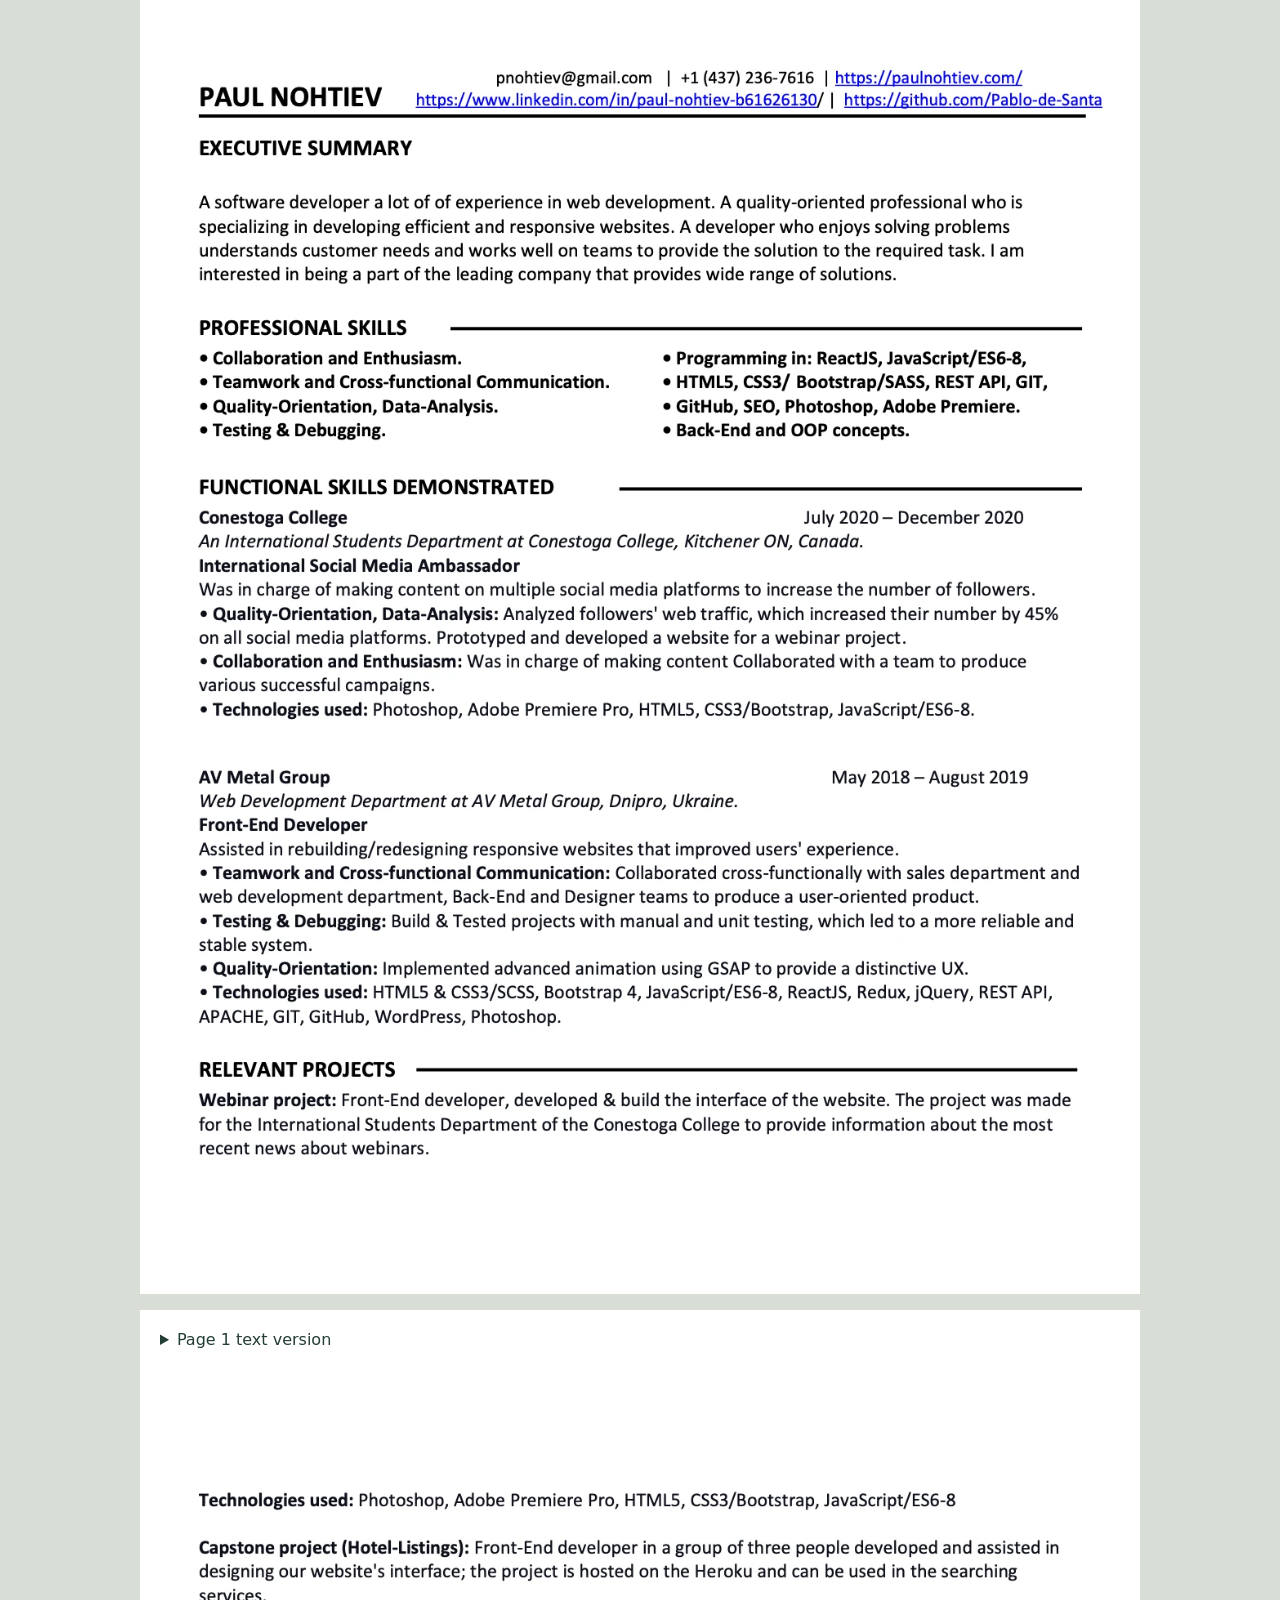
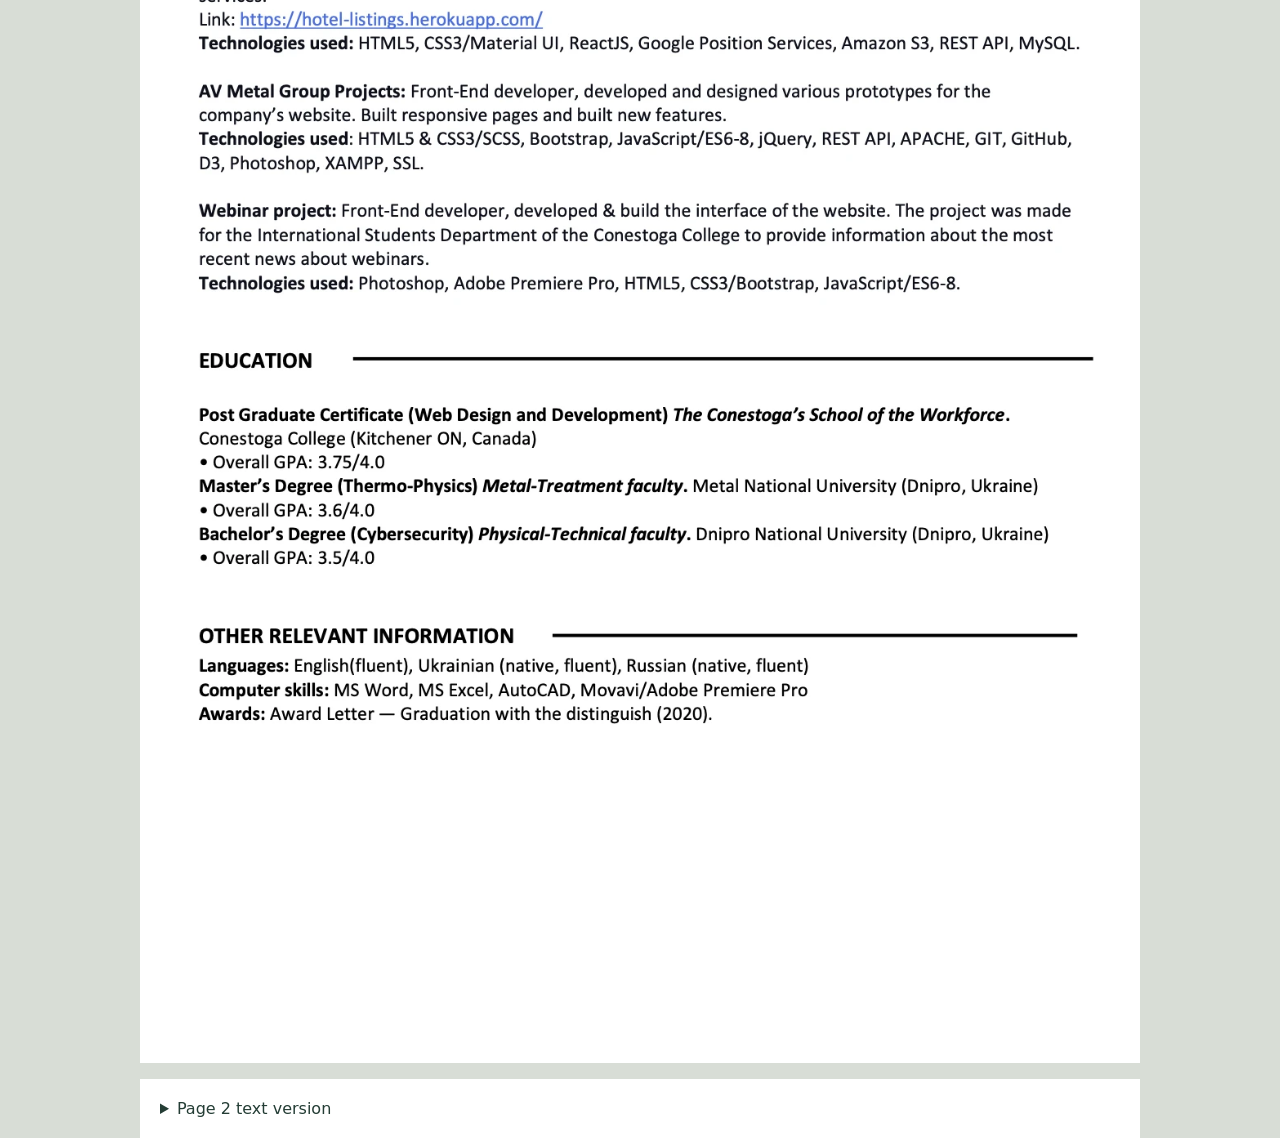
<file: resume-view.html>
<!doctype html><html lang="en"><meta charset="utf-8"><meta name="viewport" content="width=device-width,initial-scale=1"><title>Paul Nohtiev résumé</title><style>body{margin:0;background:#d8ddd6;color:#243d35;font:16px system-ui}main{max-width:1000px;margin:auto}img{display:block;width:100%;height:auto;margin:0 0 16px}details{padding:20px;background:white}pre{white-space:pre-wrap;font:inherit;line-height:1.6}</style><main><img src="assets/resume/page-1.webp" alt="Résumé, page 1"><details><summary>Page 1 text version</summary><pre>PAUL NOHTIEV
EXECUTIVE SUMMARY
A software developer a lot of of experience in web development. A quality-oriented professional who is
specializing in developing efficient and responsive websites. A developer who enjoys solving problems
understands customer needs and works well on teams to provide the solution to the required task. I am
interested in being a part of the leading company that provides wide range of solutions.
PROFESSIONAL SKILLS
• Collaboration and Enthusiasm.
• Teamwork and Cross-functional Communication.
• Quality-Orientation, Data-Analysis.
• Testing &amp; Debugging.
• Programming in: ReactJS, JavaScript/ES6-8,
• HTML5, CSS3/ Bootstrap/SASS, REST API, GIT,
• GitHub, SEO, Photoshop, Adobe Premiere.
• Back-End and OOP concepts.
FUNCTIONAL SKILLS DEMONSTRATED
Conestoga College July 2020 – December 2020
An International Students Department at Conestoga College, Kitchener ON, Canada.
International Social Media Ambassador
Was in charge of making content on multiple social media platforms to increase the number of followers.
• Quality-Orientation, Data-Analysis: Analyzed followers' web traffic, which increased their number by 45%
on all social media platforms. Prototyped and developed a website for a webinar project.
• Collaboration and Enthusiasm: Was in charge of making content Collaborated with a team to produce
various successful campaigns.
• Technologies used: Photoshop, Adobe Premiere Pro, HTML5, CSS3/Bootstrap, JavaScript/ES6-8.
AV Metal Group May 2018 – August 2019
Web Development Department at AV Metal Group, Dnipro, Ukraine.
Front-End Developer
Assisted in rebuilding/redesigning responsive websites that improved users' experience.
• Teamwork and Cross-functional Communication: Collaborated cross-functionally with sales department and
web development department, Back-End and Designer teams to produce a user-oriented product.
• Testing &amp; Debugging: Build &amp; Tested projects with manual and unit testing, which led to a more reliable and
stable system.
• Quality-Orientation: Implemented advanced animation using GSAP to provide a distinctive UX.
• Technologies used: HTML5 &amp; CSS3/SCSS, Bootstrap 4, JavaScript/ES6-8, ReactJS, Redux, jQuery, REST API,
APACHE, GIT, GitHub, WordPress, Photoshop.
RELEVANT PROJECTS
Webinar project: Front-End developer, developed &amp; build the interface of the website. The project was made
for the International Students Department of the Conestoga College to provide information about the most
recent news about webinars.
pnohtiev@gmail.com | +1 (437) 236-7616 | https://paulnohtiev.com/
https://www.linkedin.com/in/paul-nohtiev-b61626130/ | https://github.com/Pablo-de-Santa</pre></details><img src="assets/resume/page-2.webp" alt="Résumé, page 2"><details><summary>Page 2 text version</summary><pre>Technologies used: Photoshop, Adobe Premiere Pro, HTML5, CSS3/Bootstrap, JavaScript/ES6-8
Capstone project (Hotel-Listings): Front-End developer in a group of three people developed and assisted in
designing our website's interface; the project is hosted on the Heroku and can be used in the searching
services.
Link: https://hotel-listings.herokuapp.com/
Technologies used: HTML5, CSS3/Material UI, ReactJS, Google Position Services, Amazon S3, REST API, MySQL.
AV Metal Group Projects: Front-End developer, developed and designed various prototypes for the
company’s website. Built responsive pages and built new features.
Technologies used: HTML5 &amp; CSS3/SCSS, Bootstrap, JavaScript/ES6-8, jQuery, REST API, APACHE, GIT, GitHub,
D3, Photoshop, XAMPP, SSL.
Webinar project: Front-End developer, developed &amp; build the interface of the website. The project was made
for the International Students Department of the Conestoga College to provide information about the most
recent news about webinars.
Technologies used: Photoshop, Adobe Premiere Pro, HTML5, CSS3/Bootstrap, JavaScript/ES6-8.
EDUCATION
Post Graduate Certificate (Web Design and Development) The Conestoga’s School of the Workforce.
Conestoga College (Kitchener ON, Canada)
• Overall GPA: 3.75/4.0
Master’s Degree (Thermo-Physics) Metal-Treatment faculty. Metal National University (Dnipro, Ukraine)
• Overall GPA: 3.6/4.0
Bachelor’s Degree (Cybersecurity) Physical-Technical faculty. Dnipro National University (Dnipro, Ukraine)
• Overall GPA: 3.5/4.0
OTHER RELEVANT INFORMATION
Languages: English(fluent), Ukrainian (native, fluent), Russian (native, fluent)
Computer skills: MS Word, MS Excel, AutoCAD, Movavi/Adobe Premiere Pro
Awards: Award Letter — Graduation with the distinguish (2020).</pre></details></main></html>
</file>
<file: src/styles/portfolio.css>
:root {
  color-scheme: dark;
  font-family: Courier, "Courier New", monospace;
  color: #f5f5f5;
  background: #000;
}
* {
  box-sizing: border-box;
}
body {
  margin: 0;
  overflow-x: hidden;
}
a {
  color: inherit;
  text-decoration: none;
}
button {
  font: inherit;
  color: inherit;
  cursor: pointer;
}
a,
button {
  -webkit-tap-highlight-color: transparent;
}
a:focus-visible,
button:focus-visible {
  outline: 2px solid #c9e6fc;
  outline-offset: 6px;
}
[hidden] {
  display: none !important;
}
#scene,
#atmosphere-veil {
  position: fixed;
  inset: 0;
  pointer-events: none;
}
#scene {
  z-index: 0;
}
#scene canvas {
  display: block;
  width: 100%;
  height: 100%;
}
#atmosphere-veil {
  z-index: 1;
  background: #6e8394;
  opacity: 0;
}
.chapter {
  position: relative;
  z-index: 2;
  pointer-events: none;
  height: 200svh;
}
#top {
  height: 180svh;
}
#afterBang {
  height: 780svh;
}
#descent {
  height: 240svh;
}
#aviation {
  height: 560svh;
}
#contact {
  height: 620svh;
}
.stage {
  position: sticky;
  top: 0;
  height: 100svh;
  min-height: 480px;
  display: flex;
  align-items: center;
  padding: 6vw;
}
.welcome {
  justify-content: center;
  text-align: center;
}
.welcome h1 {
  font-weight: 400;
  font-size: clamp(56px, 7vw, 100px);
  margin: 0 0 18px;
  text-shadow: 0 0 12px #ffffff30;
}
.welcome p {
  font-size: 12px;
  letter-spacing: 2px;
  margin: 0;
  text-shadow: 0 0 3px #ffffff55;
}
.copy {
  max-width: 540px;
  pointer-events: auto;
  text-shadow: 0 2px 24px #000;
}
.copy h2 {
  font-size: clamp(32px, 3.7vw, 58px);
  line-height: 1.2;
  font-weight: 400;
  margin: 16px 0 28px;
  letter-spacing: -2px;
}
.copy p {
  font-size: clamp(14px, 1.3vw, 19px);
  line-height: 1.6;
  margin: 10px 0;
}
.copy .profession {
  font-size: clamp(11px, 1.1vw, 17px);
  letter-spacing: 1px;
}
.copy .personal-note {
  max-width: 35ch;
  margin-top: 22px;
}
#contact-copy {
  position: absolute;
  bottom: 9vh;
  left: 5vw;
  right: 5vw;
  text-align: center;
  pointer-events: auto;
  color: #fff;
  text-shadow: 0 2px 10px #173219;
}
#contact-copy h2 {
  font-size: clamp(17px, 2vw, 28px);
  font-weight: 400;
  line-height: 1.5;
  margin: 0 0 24px;
}
.contact-links,
.secondary-links {
  display: flex;
  flex-wrap: wrap;
  justify-content: center;
  gap: 14px 28px;
}
.contact-links a {
  font-size: 14px;
  border-bottom: 1px solid #ffffff80;
  padding: 7px 0;
}
.secondary-links {
  margin-top: 19px;
  gap: 12px 22px;
}
.secondary-links a {
  font-size: 10px;
  color: #ebeee5;
}
.contact-links a:hover,
.secondary-links a:hover {
  color: #fff0b9;
}
.sr-only,
.object-controls button {
  position: absolute;
  width: 1px;
  height: 1px;
  margin: -1px;
  overflow: hidden;
  clip-path: inset(50%);
  white-space: nowrap;
}
.object-controls button:focus {
  position: fixed;
  z-index: 20;
  top: 18px;
  left: 18px;
  width: auto;
  height: auto;
  clip-path: none;
  margin: 0;
  background: #151c24;
  padding: 14px 24px;
  border: 1px solid #afc5d3;
  color: #fff;
}
.scene-unavailable #afterBang,
.scene-unavailable #descent,
.scene-unavailable #aviation {
  display: none;
}
.scene-unavailable .chapter {
  height: 100svh !important;
}
.scene-unavailable .stage {
  position: relative;
}
.scene-unavailable #contact-copy {
  bottom: 30vh;
}
.scene-unavailable :is(#scene, #atmosphere-veil, #pixel-copy, #explore-button) {
  display: none;
}
.scene-unavailable :is(#welcome-copy, #earth-copy, #contact-copy) {
  opacity: 1 !important;
  visibility: visible !important;
}
#scene-error {
  max-width: 36ch;
  margin: 14px auto 0;
  font-size: 13px;
  line-height: 1.5;
  letter-spacing: normal;
  color: #b9c6d4;
}
@media (max-width: 700px) {
  .stage {
    padding: 8vw;
  }
  .copy {
    align-self: flex-start;
    margin-top: 12vh;
    max-width: 90%;
  }
  .copy h2 {
    font-size: 32px;
    letter-spacing: -1px;
    margin-bottom: 18px;
  }
  .copy p {
    font-size: 13px;
  }
  .copy .profession {
    font-size: 10px;
    letter-spacing: 0.6px;
  }
  .welcome h1 {
    font-size: 54px;
  }
  .welcome p {
    font-size: 10px;
  }
  #contact-copy {
    bottom: 12vh;
    left: 7vw;
    right: 7vw;
  }
  #contact-copy h2 {
    font-size: 17px;
    margin-bottom: 15px;
  }
  .contact-links {
    gap: 12px 20px;
  }
  .contact-links a {
    font-size: 12px;
  }
  .secondary-links {
    gap: 12px 17px;
  }
  .secondary-links a {
    font-size: 9px;
  }
}
@media (prefers-reduced-motion: reduce) {
  * {
    scroll-behavior: auto !important;
  }
}

.welcome h1,
.welcome p {
  position: relative;
}
.welcome-glow {
  position: absolute;
  inset: 0;
  color: transparent;
  pointer-events: none;
  animation: welcome-pulse 2.6s ease-in-out infinite;
}
.welcome-glow::after {
  content: attr(data-label);
}
.welcome h1 .welcome-glow {
  text-shadow: 0 0 32px #ffffff88;
}
.welcome p .welcome-glow {
  text-shadow: 0 0 8px #ffffff55;
  animation-duration: 3.6s;
}
#welcome-copy[inert] .welcome-glow {
  animation-play-state: paused;
}
@keyframes welcome-pulse {
  0%,
  100% {
    opacity: 0;
  }
  50% {
    opacity: 0.85;
  }
}
@media (prefers-reduced-motion: reduce) {
  .welcome-glow {
    display: none;
  }
}

/* Earth copy follows the fixed camera view, independently of section height. */
#earth-copy {
  position: fixed;
  left: 6vw;
  top: 50%;
  transform: translateY(-50%);
  margin: 0;
}
@media (max-width: 700px) {
  #earth-copy {
    left: 8vw;
    top: 9vh;
    transform: none;
    margin: 0;
  }
}

.scene-unavailable #earth-copy {
  position: relative;
  left: auto;
  top: auto;
  transform: none;
  margin: 0;
}

#explore-button[aria-busy="true"] {
  min-inline-size: 9.5rem;
  cursor: progress;
  animation: none;
  background: linear-gradient(
    to right,
    #55774c var(--explore-progress, 0%),
    #263c36 var(--explore-progress, 0%)
  );
}

.explore-load-error {
  margin: -8px 0 12px;
  font-size: 12px;
  text-shadow: 0 1px 4px #000;
}

#welcome-copy[role="button"] {
  pointer-events: auto;
  cursor: pointer;
  touch-action: manipulation;
}

html.journey-loading,
.journey-loading body {
  overflow: hidden;
  overscroll-behavior: none;
}
#journey-loader {
  position: fixed;
  inset: 0;
  z-index: 10000;
  display: grid;
  place-items: center;
  touch-action: none;
}
.loader-panel {
  position: absolute;
  top: 0;
  bottom: 0;
  width: 50.1%;
  background: #030508;
  will-change: transform;
  transition: transform 0.8s cubic-bezier(0.76, 0, 0.24, 1);
}
.loader-left {
  left: 0;
}
.loader-right {
  right: 0;
}
.loader-label {
  position: relative;
  font-size: 0.8rem;
  letter-spacing: 0.12em;
  color: #b9c6d4;
  transition: opacity 0.2s;
}
.loader-dots {
  animation: loader-breathe 1.3s ease-in-out infinite alternate;
}
.opening .loader-left {
  transform: translateX(-100%);
}
.opening .loader-right {
  transform: translateX(100%);
}
.opening .loader-label {
  opacity: 0;
}
.journey-loading :is(#scene, #atmosphere-veil) {
  visibility: hidden;
}
/* Keep later chapter copy hidden while the curtain reveals Welcome. */
.journey-loading :is(#earth-copy, #pixel-copy, #contact-copy) {
  visibility: hidden !important;
}
@keyframes loader-breathe {
  to {
    opacity: 0.25;
  }
}
@media (prefers-reduced-motion: reduce) {
  .loader-dots {
    animation: none;
  }
  .loader-panel,
  .loader-label {
    transition: none;
  }
}
</file>
<file: src/styles/explore.css>
.explore-ui[hidden] {
  display: none;
}
.explore-ui {
  position: fixed;
  inset: 0;
  z-index: 20;
  pointer-events: none;
  font: 13px system-ui;
  color: #f5e7cf;
}
.explore-exit {
  position: absolute;
  right: 20px;
  top: 20px;
  pointer-events: auto;
  background: #263c36ed;
  border: 1px solid #e2c99b88;
  border-radius: 6px;
  padding: 12px 16px;
  color: inherit;
  cursor: pointer;
}
.explore-help {
  position: absolute;
  top: 50%;
  left: 50%;
  transform: translate(-50%, -50%);
  margin: 0;
  width: max-content;
  max-width: calc(100vw - 48px);
  box-sizing: border-box;
  text-align: center;
  background: #263c36ed;
  border: 1px solid #e2c99b88;
  padding: 16px 22px;
  border-radius: 10px;
  font: 16px/1.6 system-ui;
  box-shadow: 0 6px 24px #0004;
  pointer-events: none;
}
.explore-help[hidden] {
  display: none;
}
.explore-help:not([hidden]) {
  animation: explore-help-life 3s ease both;
}
@keyframes explore-help-life {
  0% {
    opacity: 0;
  }
  10%,
  80% {
    opacity: 1;
    filter: blur(0);
  }
  100% {
    opacity: 0;
    filter: blur(7px);
  }
}
@media (prefers-reduced-motion: reduce) {
  .explore-help:not([hidden]) {
    animation: none;
  }
}

.explore-stick {
  display: none;
  position: absolute;
  bottom: 35px;
  left: 25px;
  width: 112px;
  height: 112px;
  border-radius: 50%;
  background: #243d3c77;
  border: 2px solid #e0d1b999;
  touch-action: none;
  pointer-events: auto;
  align-items: center;
  justify-content: center;
}
.explore-stick span {
  width: 42px;
  height: 42px;
  border-radius: 50%;
  background: #e6cb97cc;
  border: 2px solid #fff1d1;
  pointer-events: none;
}
body.exploring canvas {
  touch-action: none;
}
body.exploring nav,
body.exploring .framing,
body.exploring footer {
  visibility: hidden;
}
body.exploring #forest-stage {
  pointer-events: auto !important;
}
body.exploring #forest-stage canvas {
  pointer-events: auto;
}
#explore-button {
  font: inherit;
  color: inherit;
  background: none;
  border: 0;
  padding: 0;
  cursor: pointer;
  text-decoration: underline;
  text-underline-offset: 5px;
}
#forest-stage {
  position: fixed;
  inset: 0;
  z-index: 1;
  pointer-events: none;
  visibility: hidden;
}
#forest-stage canvas {
  width: 100%;
  height: 100%;
  image-rendering: pixelated;
  display: block;
}
@media (pointer: coarse) {
  .explore-stick {
    display: flex;
  }
}

body.exploring #explore-button {
  visibility: hidden;
}
.contact-links #explore-button {
  font-size: 14px;
  padding: 7px 0;
  border-bottom: 1px solid #ffffff80;
  text-decoration: none;
}
.clearing-life[hidden],
.world-action[hidden] {
  display: none;
}
.clearing-life {
  position: fixed;
  inset: 0;
  pointer-events: none;
  z-index: 22;
  font: 14px system-ui;
  color: #f9ecd4;
}
.game-clock {
  position: absolute;
  top: 24px;
  left: 24px;
  background: #263c36dc;
  padding: 9px 14px;
  border-radius: 6px;
  font-variant-numeric: tabular-nums;
}
.world-action {
  position: absolute;
  left: 50%;
  bottom: 100px;
  transform: translateX(-50%);
  pointer-events: auto;
  background: #f0d6a2;
  color: #243d35;
  border: 1px solid #c4a675;
  border-radius: 8px;
  padding: 13px 20px;
  font: inherit;
  cursor: pointer;
  max-width: 90vw;
}
.world-notice {
  position: absolute;
  top: 72px;
  left: 50%;
  transform: translateX(-50%);
  text-shadow: 0 2px 3px #162719;
  text-align: center;
}
.fetch-tools[hidden],
.fetch-aim[hidden],
.fetch-power[hidden] {
  display: none;
}
.fetch-tools {
  position: absolute;
  bottom: 18px;
  left: 50%;
  transform: translateX(-50%);
  width: max-content;
  max-width: calc(100% - 32px);
  color: #f9ecd4;
  text-align: center;
}
.fetch-charging .fetch-tools {
  opacity: 0;
}
.fetch-charging .fetch-buttons button {
  pointer-events: none;
}
.fetch-instructions {
  margin: 0 0 8px;
  padding: 7px 12px;
  border-radius: 6px;
  background: #20342ff2;
}
.fetch-buttons {
  display: flex;
  flex-wrap: wrap;
  justify-content: center;
  gap: 5px;
}
.fetch-buttons button {
  pointer-events: auto;
  cursor: pointer;
  touch-action: none;
  user-select: none;
  padding: 8px 11px;
  min-height: 36px;
  border: 1px solid #c6ad7caa;
  border-radius: 6px;
  background: #263c36f5;
  color: inherit;
  font: inherit;
}
.fetch-buttons .fetch-throw {
  background: #f0d6a2;
  color: #243d35;
}
.fetch-aim {
  position: absolute;
  top: 50%;
  left: 50%;
  transform: translate(-50%, -50%);
  width: 36px;
  height: 36px;
  display: grid;
  place-items: center;
  pointer-events: none;
}
.fetch-aim-dot {
  width: 5px;
  height: 5px;
  border-radius: 50%;
  background: #fff8e6;
  box-shadow: 0 0 0 1px #17231e, 0 1px 4px #111c;
}
.fetch-cancel {
  --cancel-light: #ffb27c9e;
  --cancel-halo: #eb795056;
  position: absolute;
  inset-inline: 0;
  bottom: 0;
  width: min(100%, 560px);
  height: clamp(84px, 16dvh, 134px);
  margin-inline: auto;
  padding: 0 12px env(safe-area-inset-bottom, 0px);
  box-sizing: border-box;
  display: grid;
  justify-items: center;
  align-content: center;
  gap: 9px;
  background: radial-gradient(
    ellipse 54% 106% at 50% 100%,
    var(--cancel-light),
    var(--cancel-halo) 48%,
    transparent 100%
  );
  text-align: center;
  pointer-events: none;
  user-select: none;
  visibility: hidden;
  opacity: 0;
}
.fetch-charging .fetch-cancel {
  visibility: visible;
  opacity: 1;
}
.fetch-cancel[data-armed] {
  --cancel-light: #ffd098e6;
  --cancel-halo: #ec79518c;
}
.fetch-cancel-label {
  padding: 6px 11px;
  border: 1px solid #d9ac86aa;
  border-radius: 6px;
  background: #2c241def;
  color: #fff2df;
  font: 600 13px/1.25 system-ui;
}
.fetch-cancel[data-armed] .fetch-cancel-label {
  border-color: #ffcc99;
  background: #663c26;
}
.fetch-cancel::after {
  content: "";
  width: 7px;
  height: 7px;
  border-right: 2px solid #ffe1bb;
  border-bottom: 2px solid #ffe1bb;
  transform: rotate(45deg);
}
@media (prefers-reduced-motion: no-preference) {
  .fetch-cancel,
  .fetch-tools {
    transition: opacity 150ms ease-out;
  }
}
.fetch-power {
  position: absolute;
  inset: 0;
  border-radius: 50%;
  background: conic-gradient(#ffba64 var(--throw-power, 0%), #20342fdd 0);
  mask-image: radial-gradient(circle, transparent 58%, #000 60%, #000 69%, transparent 71%);
}
.holding-ball .world-action {
  bottom: 121px;
}
.world-dialog {
  background: #243d35;
  color: #f3e3c7;
  border: 1px solid #ba9e72;
  border-radius: 12px;
  max-width: 90vw;
  padding: 28px;
  font: 16px system-ui;
}
.world-dialog::backdrop {
  background: #0c1919aa;
}
.world-dialog button {
  background: #e7c98f;
  color: #243d35;
  border: 0;
  border-radius: 6px;
  padding: 12px;
  margin: 6px;
  cursor: pointer;
  font: inherit;
}
.world-dialog .dialog-close {
  float: right;
  margin: 0;
  font-size: 22px;
}
.world-dialog a {
  color: #f6d796;
}
.computer-dialog {
  width: 100vw;
  max-width: 100vw;
  height: 100dvh;
  max-height: 100dvh;
  margin: 0;
  border-radius: 0;
  box-sizing: border-box;
}
.computer-dialog .dialog-content {
  height: calc(100% - 85px);
}
.computer-dialog iframe {
  display: block;
  width: 100%;
  height: calc(100% - 38px);
  border: 0;
  background: #eee;
  margin-bottom: 10px;
}
@media (pointer: coarse) {
  .world-action {
    bottom: 230px;
  }
  .holding-ball .world-action {
    bottom: 230px;
  }
  .fetch-tools {
    left: auto;
    right: 14px;
    bottom: 26px;
    max-width: calc(100% - 153px);
    transform: none;
  }
  .fetch-cancel {
    inset-inline-start: auto;
    width: min(560px, calc(100% - 142px));
  }
  .fetch-buttons button {
    min-height: 44px;
  }
  .world-dialog {
    padding: 18px;
  }
}
#pixel-copy {
  position: fixed;
  inset-inline: max(24px, 8%);
  bottom: 16%;
  max-width: 420px;
  z-index: 3;
  pointer-events: none;
  color: #fff0d5;
  text-shadow: 0 2px 8px #243941;
  font: clamp(18px, 2vw, 28px)/1.5 monospace;
  visibility: hidden;
}
.sound-controls[hidden] {
  display: none;
}
.sound-controls {
  position: fixed;
  right: 18px;
  bottom: 18px;
  z-index: 23;
  display: flex;
  gap: 6px;
  font: 12px system-ui;
}
.sound-controls button {
  background: #263c36ed;
  color: #f4e6ca;
  border: 1px solid #c6ad7c77;
  border-radius: 6px;
  padding: 9px 12px;
  cursor: pointer;
  font: inherit;
}
.sound-controls button[hidden] {
  display: none;
}
body.exploring .sound-controls {
  bottom: auto;
  top: 72px;
}
@media (max-width: 600px), (pointer: coarse) and (max-height: 600px) {
  @media (prefers-reduced-motion: no-preference) {
    body.exploring :is(
      .explore-exit, .explore-stick, .game-clock, .camp-introduction,
      .sound-controls, .world-action, .fetch-tools
    ) {
      transition: opacity 260ms ease;
    }
  }

  body.exploring.explore-hud-idle :is(
    .explore-exit, .explore-stick, .game-clock, .camp-introduction,
    .sound-controls, .world-action, .fetch-tools
  ):not(:focus-visible, :has(:focus-visible)) {
    opacity: 0;
  }

  /* Keep the transparent joystick available for the first movement gesture. */
  body.exploring.explore-hud-idle :is(
    .explore-exit, .camp-introduction, .sound-controls, .world-action,
    .fetch-buttons button
  ):not(:focus-visible, :has(:focus-visible)) {
    pointer-events: none;
  }
}
@media (max-width: 600px) {
  .world-notice {
    top: 110px;
    width: max-content;
    box-sizing: border-box;
  }
  .sound-controls {
    bottom: 12px;
    right: 10px;
  }
  .sound-controls button {
    padding: 8px;
  }
}

#explore-button {
  display: block;
  margin: 0 auto 18px;
  padding: 12px 32px;
  border: 1px solid #f6d99a;
  border-radius: 8px;
  color: #fff5d5;
  background: #4a6149;
  box-shadow: 0 0 18px #f6d99a66;
  animation: explore-glow 3s ease-in-out infinite alternate;
}
@keyframes explore-glow {
  to {
    box-shadow: 0 0 30px #f6d99aaa;
  }
}
@media (prefers-reduced-motion: reduce) {
  #explore-button {
    animation: none;
  }
}
.computer-links {
  display: flex;
  flex-wrap: wrap;
  gap: 14px;
  align-items: center;
  padding: 16px;
}
.computer-links a {
  color: #d9e9d0;
}
.computer-screen {
  flex: 1;
  min-height: 0;
  width: 100%;
}
.computer-screen iframe {
  width: 100%;
  height: 100%;
  min-height: 60vh;
  border: 0;
}

.computer-dialog .dialog-content {
  display: flex;
  flex-direction: column;
}

.world-dialog.arcade-dialog {
  position: fixed;
  inset: 0;
  margin: 0;
  padding: 0;
  border: 0;
  width: 100vw;
  height: 100dvh;
  max-width: 100vw;
  max-height: 100dvh;
  border-radius: 0;
  overflow: hidden;
  background: #101724;
}
.arcade-bar {
  height: 44px;
  display: flex;
  align-items: center;
  gap: 18px;
  padding: 0 10px;
  box-sizing: border-box;
}
.arcade-bar button {
  padding: 6px 12px;
  margin: 0;
}
.arcade-dialog iframe {
  display: block;
  border: 0;
  width: 100%;
  height: calc(100% - 44px);
  background: #101724;
}
body.playing-arcade .explore-ui,
body.playing-arcade .clearing-life,
body.playing-arcade .sound-controls {
  visibility: hidden;
}

/* Override scroll-written styles, but keep copy painted until its exit fade ends. */
body.exploring #contact-copy,
body.exploring #pixel-copy,
body.exploring #earth-copy,
body.exploring #welcome-copy {
  opacity: 0 !important;
  filter: blur(9px);
  visibility: hidden !important;
  pointer-events: none !important;
  transition:
    opacity 0.6s ease,
    filter 0.6s ease,
    visibility 0s 0.6s;
}
body.exploring #contact-copy #explore-button {
  visibility: inherit;
}
@media (prefers-reduced-motion: reduce) {
  body.exploring :is(#contact-copy, #pixel-copy, #earth-copy, #welcome-copy) {
    filter: none;
    transition: none;
  }
}
.world-notice:not(:empty) {
  padding: 12px 18px;
  border: 1px solid #d4bb81;
  border-radius: 8px;
  background: #20342fed;
  box-shadow: 0 5px 20px #0005;
  max-width: min(440px, 85vw);
}
.world-notice:empty {
  display: none;
}
.camp-introduction {
  position: absolute;
  top: 68px;
  left: 24px;
  pointer-events: auto;
  background: #263c36ee;
  color: #f8e5bf;
  border: 1px solid #bfa773;
  border-radius: 6px;
  padding: 9px 14px;
  cursor: pointer;
}
.world-dialog[open] {
  animation: camp-menu-in 0.22s ease-out;
  max-height: 90dvh;
  overflow: auto;
}
.world-dialog.arcade-dialog[open] {
  max-height: 100dvh;
}
@keyframes camp-menu-in {
  from {
    opacity: 0;
    transform: translateY(12px) scale(0.97);
  }
  to {
    opacity: 1;
    transform: none;
  }
}
body.exploring a,
.world-dialog a,
.contact-links a,
.secondary-links a {
  background-image: linear-gradient(currentColor, currentColor);
  background-position: left bottom;
  background-repeat: no-repeat;
  background-size: 0% 2px;
  transition:
    background-size 0.2s,
    color 0.2s;
}
body.exploring a:hover,
.world-dialog a:hover,
.contact-links a:hover,
.secondary-links a:hover {
  background-size: 100% 2px;
}
.world-dialog button:hover,
.world-dialog button:focus-visible {
  background: #ffdf9f;
  outline: 2px solid #fff0cf;
  outline-offset: 2px;
}
.world-dialog button {
  transition:
    background 0.15s,
    transform 0.15s;
  text-transform: none;
}
.world-dialog button:active {
  transform: translateY(1px);
}
.world-dialog.conversation-dialog {
  position: fixed;
  inset: auto 0 20px;
  margin: 0 auto;
  width: min(720px, 90vw);
  max-height: 40dvh;
  padding: 16px 20px;
  overflow: visible;
}
.conversation-options {
  max-height: 25dvh;
  overflow: auto;
  display: flex;
  flex-wrap: wrap;
  gap: 3px;
}
.conversation-options button {
  font-size: 14px;
  padding: 9px;
}
.paul-speech {
  position: fixed;
  z-index: 40;
  width: min(380px, calc(100vw - 32px));
  padding: 16px 35px 16px 18px;
  box-sizing: border-box;
  background: #fff0ce;
  color: #263d36;
  border: 3px solid #9d8257;
  border-radius: 18px;
  box-shadow: 0 5px 0 #503f3155;
  font: 16px/1.5 monospace;
  pointer-events: auto;
}
.paul-speech::after {
  content: "";
  position: absolute;
  bottom: -13px;
  left: 50%;
  border: 7px solid transparent;
  border-top-color: #fff0ce;
}
.paul-speech[hidden],
.world-changing[hidden] {
  display: none;
}
.speech-skip {
  position: absolute;
  right: 4px;
  bottom: 5px;
  background: transparent !important;
  color: #263d36;
  border: 0;
  cursor: pointer;
}
.sr-only {
  position: absolute;
  width: 1px;
  height: 1px;
  overflow: hidden;
  clip-path: inset(50%);
  white-space: nowrap;
}
.world-changing {
  position: fixed;
  inset: 0;
  z-index: 100;
  background: #12251fc9;
  display: grid;
  place-items: center;
  color: #ffebc0;
  font: 22px monospace;
  backdrop-filter: blur(3px);
}
.guide-dialog {
  width: min(850px, 90vw);
}
.guide-detail {
  display: grid;
  grid-template-columns: 280px 1fr;
  gap: 24px;
  align-items: center;
}
.guide-tabs {
  display: flex;
  flex-wrap: wrap;
}
.guide-tabs [aria-pressed="true"] {
  outline: 2px solid #fff1cc;
}
.camp-model-preview {
  display: block;
  max-width: 100%;
  height: auto;
  image-rendering: pixelated;
}
.menu-object {
  float: left;
  margin: 0 18px 12px 0;
}
.credits-frame {
  width: min(750px, 75vw);
  height: 65dvh;
  border: 0;
  background: #111;
}
.laptop-code {
  background: #17252e;
  padding: 20px;
  color: #a8d5ba;
  white-space: pre-wrap;
}
@media (max-width: 600px) {
  .guide-detail {
    grid-template-columns: 1fr;
    gap: 8px;
  }
  .guide-object {
    display: flex;
    justify-content: center;
  }
  .camp-model-preview {
    width: 220px;
  }
  .menu-object {
    float: none;
  }
  .paul-speech {
    font-size: 13px;
  }
  .conversation-options button {
    font-size: 12px;
    padding: 8px;
  }
  .camp-introduction {
    left: 14px;
  }
}
@media (prefers-reduced-motion: reduce) {
  .world-dialog[open] {
    animation: none;
  }
  .world-dialog button,
  body.exploring a {
    transition: none;
  }
}
.paul-speech[data-side="right"]::after {
  left: -14px;
  bottom: 30%;
  border-top-color: transparent;
  border-right-color: #fff0ce;
}
.paul-speech[data-side="left"]::after {
  left: auto;
  right: -14px;
  bottom: 30%;
  border-top-color: transparent;
  border-left-color: #fff0ce;
}
.conversation-dialog::backdrop {
  background: #0c19193b;
}
</file>
<file: tower-defense/styles.css>
:root {
  color-scheme: dark;
  --cream: #fff4d2;
  --gold: #e5b94d;
  --gold-dark: #9b6827;
  --ink: #211b16;
  --wood: #35251a;
  --wood-light: #59402a;
  --green: #3d6338;
  --red: #9e3f32;
}

* { box-sizing: border-box; }

html, body { width: 100%; height: 100%; margin: 0; overflow: hidden; }

body {
  background: #172319;
  color: var(--cream);
  font-family: Georgia, 'Times New Roman', serif;
  user-select: none;
}

button { font: inherit; }
button:focus-visible { outline: 3px solid #fff3a2; outline-offset: 2px; }
[hidden] { display: none !important; }

#game-shell {
  position: fixed;
  inset: 0;
  overflow: hidden;
  background: #11150f;
}

#game-stage {
  position: absolute;
  left: 50%;
  top: 50%;
  width: var(--stage-width, 1280px);
  height: 720px;
  transform: translate(-50%, -50%) scale(var(--game-scale, 1));
  transform-origin: center;
  overflow: hidden;
  background: #172319;
  box-shadow: 0 0 80px #000;
}

#game {
  position: absolute;
  inset: 0;
  width: 100%;
  height: 100%;
  cursor: crosshair;
  transition: transform .9s cubic-bezier(.65,0,.35,1), filter .4s;
}
#game.upside-down { transform: rotate(180deg); filter: saturate(1.25) contrast(1.08); }
#game.spinning { transition: filter .4s; filter: saturate(1.3) contrast(1.08); will-change: transform; }

.hud {
  position: absolute;
  z-index: 10;
  background: linear-gradient(180deg, rgba(47, 35, 24, .97), rgba(29, 23, 18, .96));
  border: 2px solid #8e6a37;
  box-shadow: 0 6px 24px #17100ac7, inset 0 1px #e7bd7250;
}

.top-hud {
  top: 14px;
  left: 18px;
  right: 18px;
  height: 70px;
  border-radius: 12px;
  display: grid;
  grid-template-columns: 245px 1fr 205px;
  align-items: center;
  padding: 8px 12px;
}

.crest { display: flex; align-items: center; gap: 10px; letter-spacing: 1px; }
.crest-icon { display: grid; place-items: center; width: 44px; height: 44px; border-radius: 50%; background: #6b4925; border: 2px solid var(--gold); color: var(--gold); font-size: 25px; }
.crest small, .crest strong { display: block; }
.crest small { color: #bfa77b; font: 700 10px Arial, sans-serif; letter-spacing: 3px; }
.crest strong { color: var(--cream); font-size: 16px; }

.stats { display: flex; align-items: center; justify-content: center; gap: clamp(18px, 4vw, 62px); }
.stats > div { min-width: 70px; text-align: center; }
.stats small { display: block; color: #bfa77b; font: 700 9px Arial, sans-serif; letter-spacing: 2px; }
.stats strong { display: block; margin-top: 4px; color: #fff8df; font-size: 19px; text-shadow: 0 2px #000; }
.health-stat { min-width: 112px !important; }
.health-stat > span, .enemy-stat > span { display: block; width: 110px; height: 5px; margin-top: 3px; border-radius: 4px; background: #180c09; overflow: hidden; }
.health-stat i, .enemy-stat i { display: block; width: 100%; height: 100%; background: linear-gradient(90deg, #c74736, #74a44e); transition: width .25s; }
.enemy-stat { min-width: 100px !important; }
.enemy-stat > span { width: 98px; }
.enemy-stat i { width: 0; background: linear-gradient(90deg, #d7823f, #e7c660); }

.hud-actions { display: flex; justify-content: flex-end; gap: 7px; }
.icon-btn {
  width: 40px;
  height: 40px;
  border: 1px solid #83643d;
  border-radius: 8px;
  background: #4b3725;
  color: var(--cream);
  cursor: pointer;
  font: 700 18px Arial, sans-serif;
  box-shadow: inset 0 1px #ffffff1f;
}
.icon-btn:hover { background: #684b2e; border-color: var(--gold); }
.icon-btn.ai-btn { width:56px; font-size:9px; letter-spacing:.5px; }
.icon-btn.ai-btn.active { border-color:#bce482; background:#426133; color:#f3ffd9; box-shadow:0 0 16px #8ecb5b88,inset 0 1px #ffffff33; }
.menu-sign { color: var(--gold); font-size: 22px; }
.mop-btn { position: absolute; z-index: 22; left: 50%; top: 50%; transform: translate(-50%,-50%); width: 116px; height: 76px; border: 2px solid #d9f8ff; border-radius: 50%; background: #285c63e8; color: #fff; cursor: pointer; font: 700 10px Arial,sans-serif; letter-spacing: .7px; box-shadow: 0 0 28px #d8ffffaa, inset 0 0 18px #ffffff44; }
.mop-btn span { display: block; font-size: 30px; }
.mop-btn:hover, .mop-btn.active { background: #397b86; border-color: #fff; box-shadow: 0 0 38px #c9f6ff; }
.mop-btn.active { pointer-events:none; opacity:.72; }

.event-status { position:absolute; z-index:12; left:50%; bottom:120px; transform:translateX(-50%); padding:8px 15px; border:1px solid #f0c35d; border-radius:7px; background:#6f2e24e8; color:#fff1c2; font:700 11px Arial,sans-serif; letter-spacing:1.5px; box-shadow:0 4px 18px #0008; pointer-events:none; }

.dialogue-box { position:absolute; z-index:18; top:102px; right:18px; width:365px; min-height:94px; padding:9px; display:grid; grid-template-columns:76px 1fr; gap:11px; align-items:center; border:2px solid #ba8c47; border-radius:12px; background:linear-gradient(135deg,#302319f2,#17120ff2); color:#fff1ca; box-shadow:0 12px 35px #000b,inset 0 1px #ffffff24; animation:dialogue-arrive .28s ease-out; }
.dialogue-portrait { width:76px; height:76px; border:2px solid #dcad58; border-radius:9px; background-image:url('assets/royal-portraits.png'); background-repeat:no-repeat; background-size:200% auto; box-shadow:inset 0 0 14px #0008; }
.dialogue-portrait.cat { background-position:0 42%; }
.dialogue-portrait.orc { background-position:100% 42%; border-color:#9d67b9; }
.dialogue-box small { display:block; margin-bottom:6px; color:#e5b94d; font:700 9px Arial,sans-serif; letter-spacing:2px; }
.dialogue-box.orc small { color:#cf87ef; }
.dialogue-box p { margin:0; font:700 12px/1.45 Georgia,serif; }
@keyframes dialogue-arrive { from { opacity:0; transform:translateX(28px); } to { opacity:1; transform:translateX(0); } }

.speed-control { position:absolute; z-index:12; left:18px; bottom:118px; width:226px; padding:9px 12px 7px; border:1px solid #98713d; border-radius:9px; background:#241b15e8; color:#d8c49d; box-shadow:0 5px 18px #0008; }
.speed-control label { display:flex; justify-content:space-between; align-items:center; font:700 8px Arial,sans-serif; letter-spacing:1.6px; }
.speed-control output { color:#ffe27a; font-size:14px; letter-spacing:0; }
.speed-control input { width:100%; height:16px; margin:3px 0 0; cursor:grab; accent-color:#d99342; }
.speed-control input:active { cursor:grabbing; }
.speed-control > span { display:flex; justify-content:space-between; color:#8f7959; font:7px Arial,sans-serif; }
.speed-control i { font-style:normal; }

.repair-btn { position:absolute; z-index:12; right:18px; bottom:118px; width:210px; min-height:58px; padding:8px 12px; display:grid; grid-template-columns:36px 1fr; grid-template-rows:auto auto; align-items:center; border:1px solid #a2783e; border-radius:9px; background:linear-gradient(135deg,#493522ed,#281e16ed); color:#fff0c2; cursor:pointer; box-shadow:0 5px 18px #0008,inset 0 1px #ffffff20; text-align:left; }
.repair-btn > span { grid-row:1/3; font-size:25px; }
.repair-btn strong { font:700 10px Arial,sans-serif; letter-spacing:1.1px; }
.repair-btn small { color:#d5b56c; font:700 8px Arial,sans-serif; }
.repair-btn:hover:not(:disabled) { border-color:#f0cc72; filter:brightness(1.12); }
.repair-btn:disabled { opacity:.38; cursor:not-allowed; filter:grayscale(.7); }

.message {
  position: absolute;
  z-index: 8;
  top: 96px;
  left: 50%;
  transform: translateX(-50%);
  padding: 7px 17px;
  border-radius: 99px;
  background: #241a13d9;
  border: 1px solid #a8824e;
  color: #ffedbb;
  font: 700 11px Arial, sans-serif;
  letter-spacing: 2px;
  pointer-events: none;
  transition: opacity .2s;
}

.placement-hint {
  position: absolute;
  z-index: 15;
  transform: translate(18px, 18px);
  padding: 7px 10px;
  border-radius: 5px;
  background: #241b15e8;
  color: #fff1c8;
  font: 700 11px Arial, sans-serif;
  pointer-events: none;
}
.placement-hint.invalid { color: #ffaaa0; }

.build-dock {
  left: 50%;
  bottom: 14px;
  transform: translateX(-50%);
  min-width: min(930px, calc(100% - 32px));
  min-height: 92px;
  padding: 9px 10px;
  border-radius: 13px;
  display: flex;
  align-items: stretch;
  justify-content: center;
  gap: 8px;
}

.tower-buttons { display: flex; gap: 7px; }
.tower-btn {
  position: relative;
  width: 190px;
  padding: 9px 11px 8px 51px;
  border: 1px solid #755a38;
  border-radius: 8px;
  background: linear-gradient(#493522, #33261c);
  color: var(--cream);
  text-align: left;
  cursor: pointer;
}
.tower-btn:hover, .tower-btn.selected { border-color: #f0c55b; background: linear-gradient(#60472d, #3c2c1f); box-shadow: inset 0 0 0 1px #e9bd4c55; }
.tower-btn.cannot-afford { opacity: .55; }
.tower-btn > i { position: absolute; left: 11px; top: 15px; font-style: normal; font-size: 28px; }
.tower-btn strong, .tower-btn small { display: block; }
.tower-btn strong { font-size: 12px; letter-spacing: .5px; }
.tower-btn small { margin-top: 6px; color: #c8b58f; font: 10px Arial, sans-serif; }
.tower-btn em { position: absolute; right: 9px; top: 8px; color: var(--gold); font: 700 12px Arial, sans-serif; font-style: normal; }
.tower-btn kbd { position: absolute; left: 5px; top: 4px; color: #9f8867; background: transparent; font: 9px Arial, sans-serif; }

.wave-btn, .large-btn, .modal-card > button, .tower-inspector button {
  border: 1px solid #f0cc72;
  border-radius: 8px;
  background: linear-gradient(#b85d3f, #893c2d);
  color: #fff8df;
  font-weight: 700;
  cursor: pointer;
  box-shadow: inset 0 1px #ffffff3d, 0 3px 8px #160b08;
}
.wave-btn { width: 180px; padding: 10px 16px; letter-spacing: .7px; }
.wave-btn:hover, .large-btn:hover { filter: brightness(1.13); }
.wave-btn:disabled { opacity: .5; cursor: default; filter: grayscale(.4); }

.tower-inspector { display: flex; align-items: center; gap: 8px; min-width: 370px; padding: 2px 4px 2px 12px; }
.tower-inspector span { flex: 1; }
.tower-inspector small, .tower-inspector strong { display: block; }
.tower-inspector small { color: #ae956c; font: 9px Arial, sans-serif; letter-spacing: 2px; }
.tower-inspector strong { margin-top: 5px; font-size: 14px; }
.tower-inspector button { padding: 10px 13px; font-size: 11px; }
.tower-inspector button:disabled { opacity:.38; cursor:not-allowed; filter:grayscale(.65); box-shadow:none; }
.tower-inspector .muted { background: #493b31; border-color: #79654e; }
.cancel-selection { width:52px; border:1px solid #79654e; border-radius:8px; background:#3c3027; color:#dbc8a4; cursor:pointer; font:700 15px Arial,sans-serif; }
.cancel-selection small { display:block; margin-top:5px; font-size:7px; letter-spacing:.6px; }
.cancel-selection:hover { border-color:#e5b94d; color:#fff1c2; }

.screen-overlay {
  position: absolute;
  z-index: 30;
  inset: 0;
  display: grid;
  place-items: center;
  padding: 20px;
  overflow: auto;
  background:
    radial-gradient(circle at 50% 18%, #78925888, transparent 38%),
    linear-gradient(#17271fbb, #11150fee);
  backdrop-filter: blur(5px);
}
.screen-overlay.dim { background: #100d09b8; backdrop-filter: blur(7px); }

.entry-screen {
  position:absolute;
  z-index:70;
  inset:0;
  display:grid;
  place-items:center;
  background:radial-gradient(circle at 50% 36%,#7d925c99,transparent 34%),linear-gradient(145deg,#213526f7,#0e130ffb);
  backdrop-filter:blur(12px);
}
.entry-screen.leaving { pointer-events:none; animation:entry-screen-exit 1.05s cubic-bezier(.55,0,.75,.35) forwards; }
.entry-screen.leaving .entry-card { animation:entry-card-exit 1.05s cubic-bezier(.55,0,.75,.35) forwards; }
.entry-card { width:560px; padding:46px 54px 48px; border:2px solid #bc914b; border-radius:20px; background:linear-gradient(#ffffff08 1px,transparent 1px),linear-gradient(90deg,#ffffff06 1px,transparent 1px),linear-gradient(145deg,#493625,#201813); background-size:18px 18px,18px 18px,auto; box-shadow:0 26px 90px #000d,inset 0 0 52px #150c06; text-align:center; }
.entry-emblem { display:grid; place-items:center; width:92px; height:92px; margin:0 auto 22px; border:3px solid #e5b94d; border-radius:50%; background:#5b3c23; font-size:47px; box-shadow:0 0 30px #e5b94d33,inset 0 0 20px #0006; }
.entry-card h1 { margin:0; color:#fff2c3; font-size:54px; line-height:.9; letter-spacing:3px; text-shadow:0 4px #4d291e,0 7px 14px #000; }
.entry-card h1 span { color:var(--gold); font-size:.68em; }
.entry-invitation { margin:22px auto 25px; color:#d9c8a6; font:16px/1.55 Georgia,serif; }
.entry-btn { min-width:280px; padding:15px 28px; border:2px solid #f0cc72; border-radius:9px; background:linear-gradient(#bc6242,#8d3d2e); color:#fff8df; cursor:pointer; font:700 16px Georgia,serif; letter-spacing:1.5px; box-shadow:inset 0 1px #ffffff4d,0 6px 16px #160b08; }
.entry-btn:hover { filter:brightness(1.14); transform:translateY(-1px); }
@keyframes entry-screen-exit { from { opacity:1; backdrop-filter:blur(12px); } to { opacity:0; backdrop-filter:blur(24px); } }
@keyframes entry-card-exit { from { opacity:1; transform:scale(1); filter:blur(0); } to { opacity:0; transform:scale(1.055); filter:blur(12px); } }

.start-card, .modal-card {
  width: min(760px, 96vw);
  padding: 24px 30px 22px;
  border: 2px solid #b48a4b;
  border-radius: 16px;
  background:
    linear-gradient(#ffffff08 1px, transparent 1px),
    linear-gradient(90deg, #ffffff06 1px, transparent 1px),
    linear-gradient(145deg, #3f3022, #211a14);
  background-size: 18px 18px, 18px 18px, auto;
  box-shadow: 0 22px 80px #000c, inset 0 0 45px #130b05;
  text-align: center;
}
.kicker { margin: 0 0 8px; color: var(--gold); font: 700 10px Arial, sans-serif; letter-spacing: 4px; }
.start-card h1 { margin: 0; color: #fff2c3; font-size: clamp(34px, 6vh, 60px); line-height: .89; letter-spacing: 3px; text-shadow: 0 4px #4d291e, 0 7px 14px #000; }
.start-card h1 span { color: var(--gold); font-size: .68em; }
.start-card h2 { margin: 18px 0 8px; color: #d4bf96; font: 700 10px Arial, sans-serif; letter-spacing: 3px; }

.level-options, .difficulty-options { display: grid; grid-template-columns: repeat(3, 1fr); gap: 9px; }
.level-card, .difficulty-options button {
  padding: 11px;
  border: 1px solid #755d3b;
  border-radius: 9px;
  background: #211a15c9;
  color: #e8d6b0;
  cursor: pointer;
}
.level-card:hover, .level-card.selected, .difficulty-options button:hover, .difficulty-options button.selected { border-color: var(--gold); background: #554028; box-shadow: inset 0 0 0 1px #e5b94d55; }
.level-card i, .level-card strong, .level-card small, .difficulty-options small { display: block; }
.level-card i { font-style: normal; font-size: 27px; margin-bottom: 4px; }
.level-card strong { font-size: 12px; letter-spacing: 1px; }
.level-card small, .difficulty-options small { margin-top: 3px; color: #bca987; font: 10px Arial, sans-serif; }
.difficulty-options button { padding: 9px; font: 700 11px Arial, sans-serif; letter-spacing: 1px; }

.large-btn { min-width: 250px; margin-top: 18px; padding: 13px 25px; letter-spacing: 1px; }
.main-fullscreen-btn { display:block; min-width:180px; margin:8px auto 0; padding:8px 16px; border:1px solid #806541; border-radius:7px; background:#2f251dcf; color:#d9c59e; cursor:pointer; font:700 10px Arial,sans-serif; letter-spacing:1.5px; }
.main-fullscreen-btn:hover { border-color:var(--gold); color:#fff3c8; background:#4b3828; }
.main-secondary-actions { display:flex; justify-content:center; gap:8px; margin-top:8px; }
.main-secondary-actions .main-fullscreen-btn { min-width:160px; margin:0; }
.modal-card { width: min(390px, 92vw); padding: 30px; }
.shield { display: grid; place-items: center; width: 64px; height: 64px; margin: 0 auto 12px; border: 2px solid var(--gold); border-radius: 50%; color: var(--gold); font-size: 29px; background: #5b3c23; }
.modal-card h2 { margin: 0 0 17px; color: #fff0c0; font-size: 25px; }
.modal-card > button { display: block; width: 100%; margin: 8px 0; padding: 12px; background: #4b3929; border-color: #806541; box-shadow: none; font-size: 12px; }
.modal-card > .large-btn { background: linear-gradient(#b85d3f, #893c2d); border-color: #f0cc72; }

.menu-difficulty-panel { margin: 8px 0; padding: 10px; border: 1px solid #70583a; border-radius: 8px; background: #211913; }
.menu-difficulty-panel > small { display: block; margin-bottom: 8px; color: #ae956c; font: 700 8px Arial, sans-serif; letter-spacing: 1.2px; }
.menu-difficulty-panel > div { display: grid; grid-template-columns: repeat(3, 1fr); gap: 5px; }
.menu-difficulty-panel button { padding: 8px 3px; border: 1px solid #755d3b; border-radius: 5px; background: #37291e; color: #d9c39a; cursor: pointer; font: 700 9px Arial, sans-serif; }
.menu-difficulty-panel button:hover, .menu-difficulty-panel button.selected { border-color: var(--gold); background: #684b2e; color: #fff1c2; }

.story-screen { position:absolute; z-index:45; inset:0; display:grid; place-items:center; padding:20px; background:radial-gradient(circle at center,#5c3d2855,#090705f2 70%); backdrop-filter:blur(9px); }
.story-screen.story-exit { pointer-events:none; animation:story-screen-exit .9s cubic-bezier(.55,0,.8,.35) forwards; }
.story-screen.story-exit .story-card { animation:story-card-exit .9s cubic-bezier(.55,0,.8,.35) forwards; }
@keyframes story-screen-exit { from { opacity:1; backdrop-filter:blur(9px); } to { opacity:0; backdrop-filter:blur(20px); } }
@keyframes story-card-exit { from { opacity:1; transform:scale(1); filter:blur(0); } to { opacity:0; transform:scale(.965); filter:blur(9px); } }
.story-card { width:1080px; height:560px; display:grid; grid-template-columns:560px 1fr; overflow:hidden; border:2px solid #c3954b; border-radius:18px; background:linear-gradient(145deg,#3a2b1f,#17120e); box-shadow:0 25px 90px #000,inset 0 0 40px #120b06; }
.story-visual { overflow:hidden; background:#0e0b09; border-right:2px solid #8f683b; }
.story-art { width:100%; height:100%; background-image:url('assets/story-comic.png'); background-repeat:no-repeat; background-size:200% 200%; animation:story-pan 7.8s ease-out both; }
.story-art.panel-1 { background-position:0 0; }
.story-art.panel-2 { background-position:100% 0; }
.story-art.panel-3 { background-position:0 100%; }
.story-art.panel-4 { background-position:100% 100%; }
@keyframes story-pan { 0% { opacity:.08; transform:scale(1.1); filter:blur(14px) brightness(.6); } 14% { opacity:1; filter:blur(0) brightness(.92); } 100% { opacity:1; transform:scale(1.035); filter:blur(0) brightness(1); } }
.story-copy { display:flex; flex-direction:column; justify-content:center; padding:42px; text-align:left; }
.story-copy.slide-changing { animation:story-copy-in 1.15s ease-out; }
@keyframes story-copy-in { from { opacity:0; transform:translateY(10px); filter:blur(5px); } to { opacity:1; transform:translateY(0); filter:blur(0); } }
.story-copy .kicker { margin-bottom:18px; }
.story-count { color:#a88c62; font:700 10px Arial,sans-serif; letter-spacing:2px; }
.story-copy h2 { margin:12px 0 16px; color:#fff0be; font:700 32px/1.05 Georgia,serif; text-shadow:0 3px #4e241b; }
.story-copy > p:not(.kicker) { min-height:105px; margin:0; color:#d8c7a8; font:16px/1.65 Georgia,serif; }
.story-dots { display:flex; gap:8px; width:100%; margin:20px 0; }
.story-dots i { position:relative; flex:1; height:6px; overflow:hidden; border-radius:6px; background:#65533d; box-shadow:inset 0 1px 2px #0008; }
.story-dots i::after { content:""; position:absolute; inset:0; border-radius:inherit; background:linear-gradient(90deg,#d39134,#ffe078); transform:scaleX(0); transform-origin:left center; }
.story-dots i.complete::after { transform:scaleX(1); }
.story-dots i.active::after { animation:story-progress var(--story-duration,7800ms) linear forwards; box-shadow:0 0 9px #e5b94daa; }
@keyframes story-progress { from { transform:scaleX(0); } to { transform:scaleX(1); } }
.story-actions { display:flex; justify-content:flex-end; gap:9px; }
.story-actions button { min-width:110px; padding:11px 16px; border:1px solid #8a6a43; border-radius:7px; background:#33271e; color:#d9c49c; cursor:pointer; font:700 10px Arial,sans-serif; letter-spacing:1px; }
.story-actions button:last-child { border-color:#e3bc64; background:linear-gradient(#a8553a,#7f3629); color:#fff3d2; }
.story-actions button:hover { filter:brightness(1.15); }

.result-card {
  width:min(900px,94vw);
  padding:24px;
  display:grid;
  grid-template-columns:420px minmax(0,1fr);
  grid-template-areas:
    "art badge"
    "art kicker"
    "art title"
    "art stats"
    "art replay"
    "art levels";
  column-gap:28px;
  row-gap:8px;
  align-items:center;
}
.result-card .shield { grid-area:badge; margin:0 auto; }
.result-card .kicker { grid-area:kicker; margin:0; }
.result-card h2 { grid-area:title; margin:0; font-size:27px; }
.result-card #play-again-btn { grid-area:replay; }
.result-card #results-level-select-btn { grid-area:levels; }
.result-card > button { margin:0; }
.result-art {
  grid-area:art;
  width:100%;
  height:auto;
  aspect-ratio:1;
  align-self:center;
  margin:0;
  border:2px solid #8e6a37;
  border-radius:12px;
  background-color:#17110d;
  background-image:url('assets/ending-comic.png');
  background-repeat:no-repeat;
  background-size:200% auto;
  background-position:var(--result-art-x) 0%;
  box-shadow:inset 0 0 24px #0008,0 10px 28px #0008;
  animation:result-art-scroll 24s ease-in-out infinite;
  will-change:background-position;
}
.result-art.victory { --result-art-x:0%; }
.result-art.defeat { --result-art-x:100%; border-color:#7c4d83; }
@keyframes result-art-scroll {
  0%,8% { background-position:var(--result-art-x) 0%; }
  46%,54% { background-position:var(--result-art-x) 100%; }
  92%,100% { background-position:var(--result-art-x) 0%; }
}
.result-stats { display: flex; justify-content: center; gap: 35px; margin: 18px 0; padding: 14px 0; border-block: 1px solid #6f5738; color: #a99572; font: 9px Arial, sans-serif; letter-spacing: 2px; }
.result-card .result-stats { grid-area:stats; width:100%; margin:4px 0; }
.result-stats b { display: block; margin-top: 6px; color: #fff0c0; font: 700 21px Georgia, serif; }
</file>
